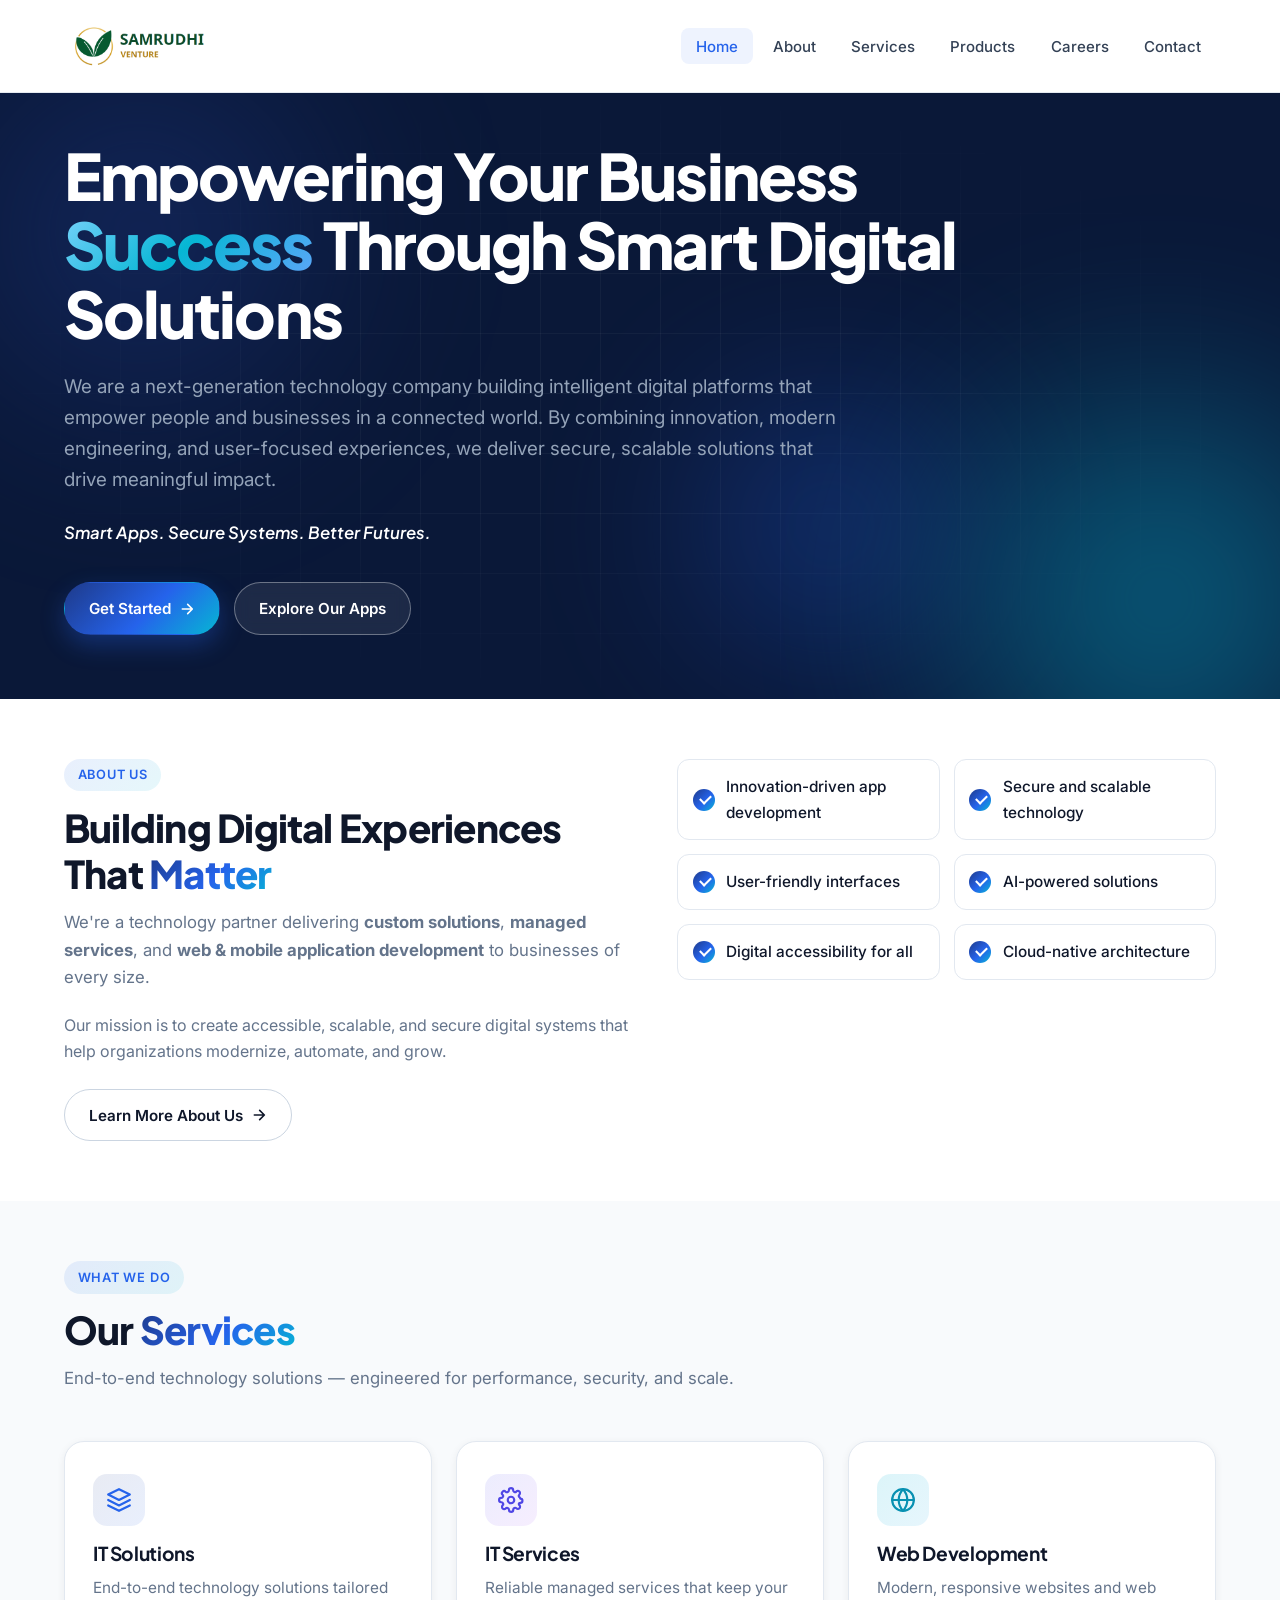
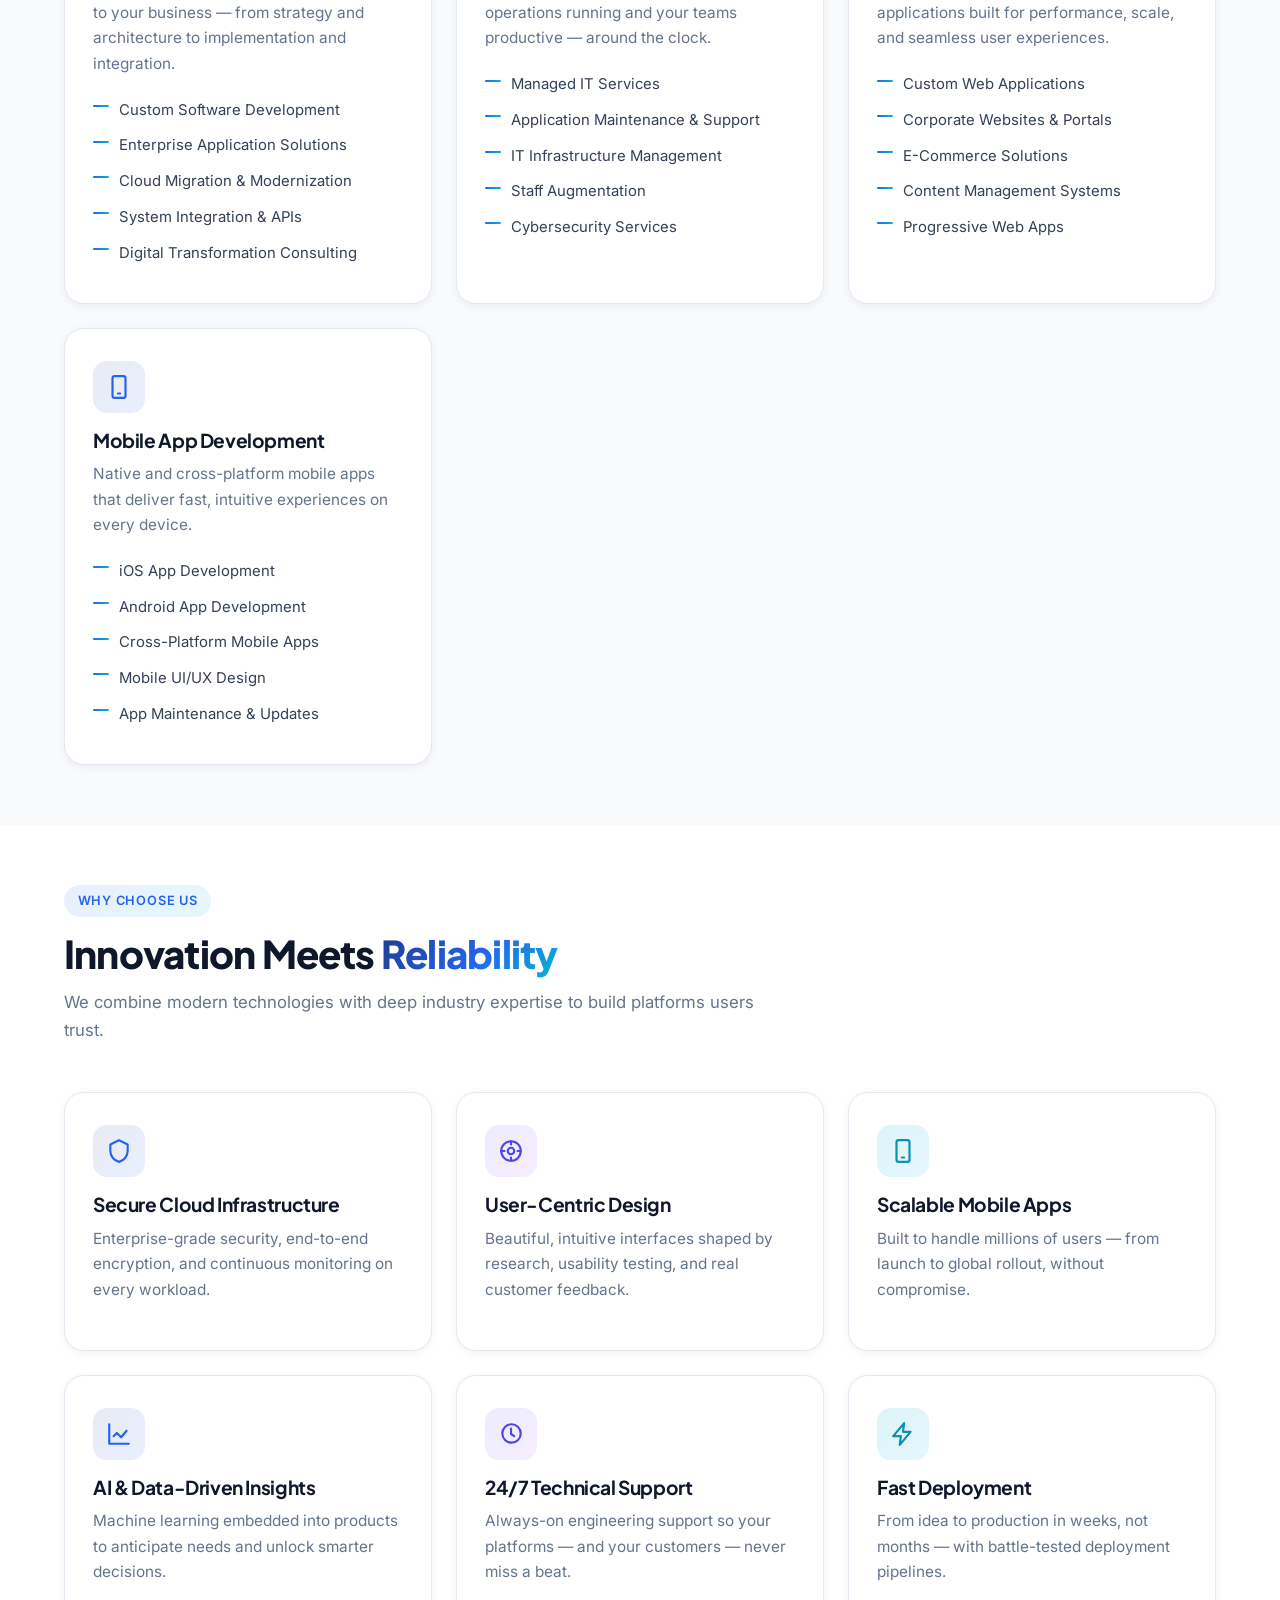
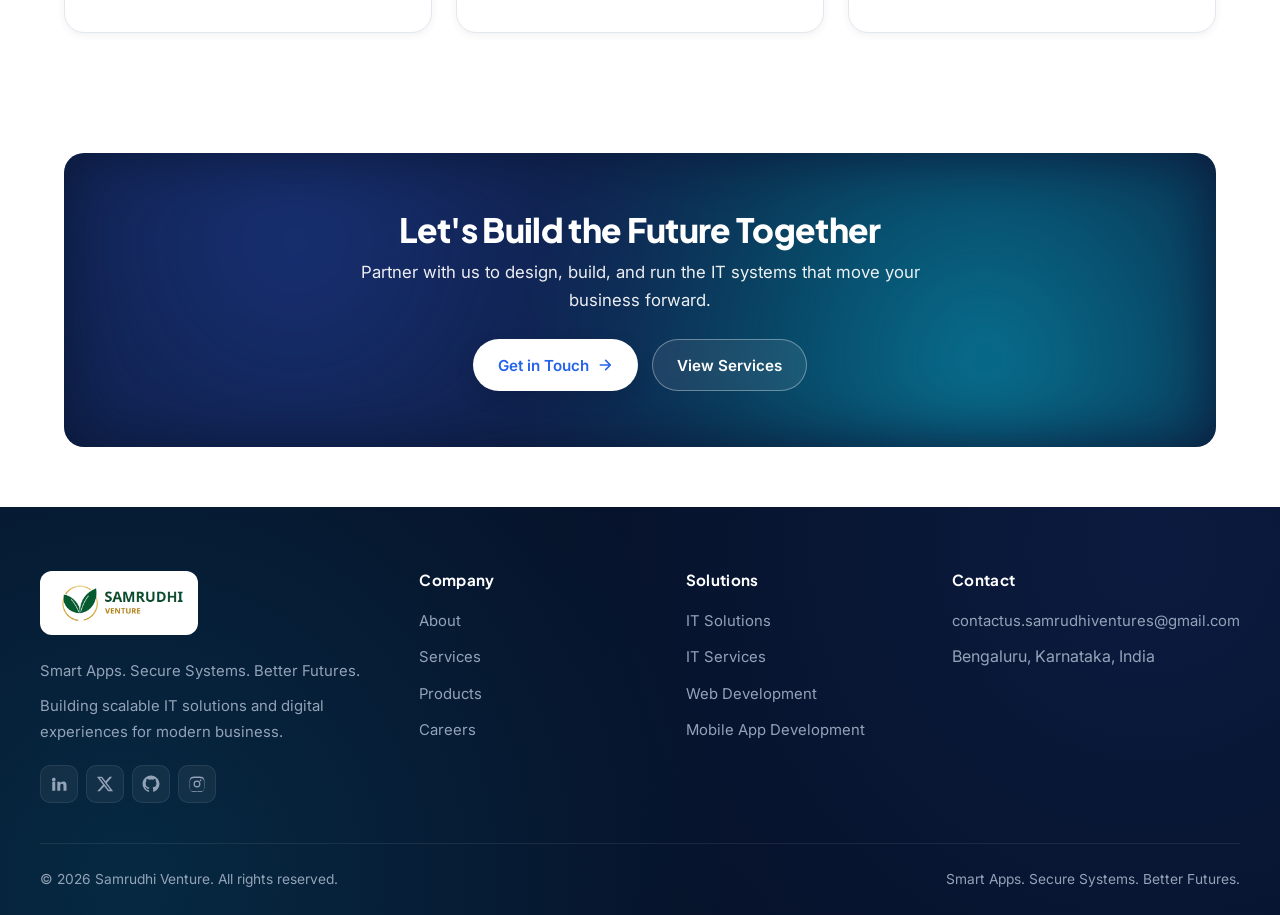
<file: index.html>
<!DOCTYPE html>
<html lang="en">
<head>
  <meta charset="UTF-8" />
  <meta name="viewport" content="width=device-width, initial-scale=1.0" />
  <title>Samrudhi Venture — Empowering Your Business Success</title>
  <meta name="description" content="Samrudhi Venture — IT Solutions, IT Services, and custom web &amp; mobile app development partner for businesses of every size." />
  <link rel="preconnect" href="https://fonts.googleapis.com" />
  <link rel="preconnect" href="https://fonts.gstatic.com" crossorigin />
  <link rel="stylesheet" href="styles.css" />
  <link rel="icon" href="assets/favicon.ico" sizes="any" />
  <link rel="icon" type="image/png" sizes="16x16" href="assets/icon-16.png" />
  <link rel="icon" type="image/png" sizes="32x32" href="assets/icon-32.png" />
  <link rel="icon" type="image/svg+xml" href="assets/samrudhi-icon.svg" />
  <link rel="apple-touch-icon" href="assets/icon-256.png" />
</head>
<body>
  <header class="site-header">
    <nav class="nav">
      <a href="index.html" class="brand" aria-label="Samrudhi Venture home"><img src="assets/samrudhi-venture-logo.png" alt="Samrudhi Venture" class="brand-logo" height="60"></a>
      <button class="nav-toggle" aria-label="Toggle navigation" aria-expanded="false">
        <svg viewBox="0 0 24 24" fill="none" stroke="currentColor" stroke-width="2.2" stroke-linecap="round"><path d="M4 7h16M4 12h16M4 17h16"/></svg>
      </button>
      <ul class="nav-links">
        <li><a href="index.html" class="active">Home</a></li>
        <li><a href="about.html">About</a></li>
        <li><a href="services.html">Services</a></li>
        <li><a href="products.html">Products</a></li>
        <li><a href="careers.html">Careers</a></li>
        <li><a href="contact.html">Contact</a></li>
      </ul>
    </nav>
  </header>

  <main>
    <!-- ========== HERO ========== -->
    <section class="hero">
      <div class="hero-grid" aria-hidden="true"></div>
      <span class="hero-blob-3" aria-hidden="true"></span>
      <div class="container">
        <h1 class="reveal">Empowering Your Business <span class="grad">Success</span> Through Smart Digital Solutions</h1>
        <p class="lead reveal delay-2">We are a next-generation technology company building intelligent digital platforms that empower people and businesses in a connected world. By combining innovation, modern engineering, and user-focused experiences, we deliver secure, scalable solutions that drive meaningful impact.</p>
        <p class="tagline reveal delay-3">Smart Apps. Secure Systems. Better Futures.</p>
        <div class="btn-row reveal delay-3">
          <a href="contact.html" class="btn btn-primary">Get Started
            <svg viewBox="0 0 24 24" fill="none" stroke="currentColor" stroke-width="2.4" stroke-linecap="round" stroke-linejoin="round"><path d="M5 12h14M13 5l7 7-7 7"/></svg>
          </a>
          <a href="products.html" class="btn btn-ghost-light">Explore Our Apps</a>
        </div>
      </div>
    </section>

    <!-- ========== ABOUT PREVIEW ========== -->
    <section class="section-tight">
      <div class="container">
        <div class="two-col">
          <div class="reveal">
            <span class="section-tag">About Us</span>
            <h2 class="section-title">Building Digital Experiences That <span class="grad">Matter</span></h2>
            <p class="section-subtitle" style="margin-bottom:1.25rem;">We're a technology partner delivering <strong>custom solutions</strong>, <strong>managed services</strong>, and <strong>web &amp; mobile application development</strong> to businesses of every size.</p>
            <p style="color:var(--muted);margin-bottom:1.5rem;">Our mission is to create accessible, scalable, and secure digital systems that help organizations modernize, automate, and grow.</p>
            <div class="btn-row">
              <a href="about.html" class="btn btn-outline">Learn More About Us
                <svg viewBox="0 0 24 24" fill="none" stroke="currentColor" stroke-width="2.4" stroke-linecap="round" stroke-linejoin="round"><path d="M5 12h14M13 5l7 7-7 7"/></svg>
              </a>
            </div>
          </div>
          <ul class="feature-list reveal delay-1">
            <li>Innovation-driven app development</li>
            <li>Secure and scalable technology</li>
            <li>User-friendly interfaces</li>
            <li>AI-powered solutions</li>
            <li>Digital accessibility for all</li>
            <li>Cloud-native architecture</li>
          </ul>
        </div>
      </div>
    </section>

    <!-- ========== SERVICES ========== -->
    <section class="section-soft section-tight">
      <div class="container">
        <div class="section-head reveal">
          <span class="section-tag">What We Do</span>
          <h2 class="section-title">Our <span class="grad">Services</span></h2>
          <p class="section-subtitle">End-to-end technology solutions — engineered for performance, security, and scale.</p>
        </div>
        <div class="grid-2">
          <div class="card reveal">
            <div class="card-icon">
              <svg viewBox="0 0 24 24" fill="none" stroke="currentColor" stroke-width="2" stroke-linecap="round" stroke-linejoin="round"><path d="M12 2L2 7l10 5 10-5-10-5z"/><path d="M2 17l10 5 10-5M2 12l10 5 10-5"/></svg>
            </div>
            <h3>IT Solutions</h3>
            <p>End-to-end technology solutions tailored to your business — from strategy and architecture to implementation and integration.</p>
            <ul>
              <li>Custom Software Development</li>
              <li>Enterprise Application Solutions</li>
              <li>Cloud Migration &amp; Modernization</li>
              <li>System Integration &amp; APIs</li>
              <li>Digital Transformation Consulting</li>
            </ul>
          </div>
          <div class="card warm reveal delay-1">
            <div class="card-icon">
              <svg viewBox="0 0 24 24" fill="none" stroke="currentColor" stroke-width="2" stroke-linecap="round" stroke-linejoin="round"><circle cx="12" cy="12" r="3"/><path d="M19.4 15a1.65 1.65 0 0 0 .33 1.82l.06.06a2 2 0 1 1-2.83 2.83l-.06-.06a1.65 1.65 0 0 0-1.82-.33 1.65 1.65 0 0 0-1 1.51V21a2 2 0 1 1-4 0v-.09A1.65 1.65 0 0 0 9 19.4a1.65 1.65 0 0 0-1.82.33l-.06.06a2 2 0 1 1-2.83-2.83l.06-.06a1.65 1.65 0 0 0 .33-1.82 1.65 1.65 0 0 0-1.51-1H3a2 2 0 1 1 0-4h.09A1.65 1.65 0 0 0 4.6 9a1.65 1.65 0 0 0-.33-1.82l-.06-.06a2 2 0 1 1 2.83-2.83l.06.06a1.65 1.65 0 0 0 1.82.33H9a1.65 1.65 0 0 0 1-1.51V3a2 2 0 1 1 4 0v.09a1.65 1.65 0 0 0 1 1.51 1.65 1.65 0 0 0 1.82-.33l.06-.06a2 2 0 1 1 2.83 2.83l-.06.06a1.65 1.65 0 0 0-.33 1.82V9c.36.16.65.41.85.71.2.3.31.65.31 1h.09a2 2 0 1 1 0 4H21a1.65 1.65 0 0 0-1.51 1z"/></svg>
            </div>
            <h3>IT Services</h3>
            <p>Reliable managed services that keep your operations running and your teams productive — around the clock.</p>
            <ul>
              <li>Managed IT Services</li>
              <li>Application Maintenance &amp; Support</li>
              <li>IT Infrastructure Management</li>
              <li>Staff Augmentation</li>
              <li>Cybersecurity Services</li>
            </ul>
          </div>
          <div class="card cool reveal delay-2">
            <div class="card-icon">
              <svg viewBox="0 0 24 24" fill="none" stroke="currentColor" stroke-width="2" stroke-linecap="round" stroke-linejoin="round"><circle cx="12" cy="12" r="10"/><line x1="2" y1="12" x2="22" y2="12"/><path d="M12 2a15.3 15.3 0 0 1 4 10 15.3 15.3 0 0 1-4 10 15.3 15.3 0 0 1-4-10 15.3 15.3 0 0 1 4-10z"/></svg>
            </div>
            <h3>Web Development</h3>
            <p>Modern, responsive websites and web applications built for performance, scale, and seamless user experiences.</p>
            <ul>
              <li>Custom Web Applications</li>
              <li>Corporate Websites &amp; Portals</li>
              <li>E-Commerce Solutions</li>
              <li>Content Management Systems</li>
              <li>Progressive Web Apps</li>
            </ul>
          </div>
          <div class="card reveal delay-3">
            <div class="card-icon">
              <svg viewBox="0 0 24 24" fill="none" stroke="currentColor" stroke-width="2" stroke-linecap="round" stroke-linejoin="round"><rect x="6" y="2" width="12" height="20" rx="2"/><path d="M11 18h2"/></svg>
            </div>
            <h3>Mobile App Development</h3>
            <p>Native and cross-platform mobile apps that deliver fast, intuitive experiences on every device.</p>
            <ul>
              <li>iOS App Development</li>
              <li>Android App Development</li>
              <li>Cross-Platform Mobile Apps</li>
              <li>Mobile UI/UX Design</li>
              <li>App Maintenance &amp; Updates</li>
            </ul>
          </div>
        </div>
      </div>
    </section>

    <!-- ========== WHY CHOOSE US ========== -->
    <section class="section-tight">
      <div class="container">
        <div class="section-head reveal">
          <span class="section-tag">Why Choose Us</span>
          <h2 class="section-title">Innovation Meets <span class="grad">Reliability</span></h2>
          <p class="section-subtitle">We combine modern technologies with deep industry expertise to build platforms users trust.</p>
        </div>
        <div class="grid">
          <div class="card reveal">
            <div class="card-icon">
              <svg viewBox="0 0 24 24" fill="none" stroke="currentColor" stroke-width="2" stroke-linecap="round" stroke-linejoin="round"><path d="M12 2l8 4v6c0 5-3.5 9-8 10-4.5-1-8-5-8-10V6l8-4z"/></svg>
            </div>
            <h3>Secure Cloud Infrastructure</h3>
            <p>Enterprise-grade security, end-to-end encryption, and continuous monitoring on every workload.</p>
          </div>
          <div class="card warm reveal delay-1">
            <div class="card-icon">
              <svg viewBox="0 0 24 24" fill="none" stroke="currentColor" stroke-width="2" stroke-linecap="round" stroke-linejoin="round"><circle cx="12" cy="12" r="3"/><circle cx="12" cy="12" r="9"/><path d="M12 3v3M12 18v3M3 12h3M18 12h3"/></svg>
            </div>
            <h3>User-Centric Design</h3>
            <p>Beautiful, intuitive interfaces shaped by research, usability testing, and real customer feedback.</p>
          </div>
          <div class="card cool reveal delay-2">
            <div class="card-icon">
              <svg viewBox="0 0 24 24" fill="none" stroke="currentColor" stroke-width="2" stroke-linecap="round" stroke-linejoin="round"><rect x="6" y="2" width="12" height="20" rx="2"/><path d="M11 18h2"/></svg>
            </div>
            <h3>Scalable Mobile Apps</h3>
            <p>Built to handle millions of users — from launch to global rollout, without compromise.</p>
          </div>
          <div class="card reveal delay-3">
            <div class="card-icon">
              <svg viewBox="0 0 24 24" fill="none" stroke="currentColor" stroke-width="2" stroke-linecap="round" stroke-linejoin="round"><path d="M3 3v18h18"/><path d="M7 14l3-3 4 4 5-6"/></svg>
            </div>
            <h3>AI &amp; Data-Driven Insights</h3>
            <p>Machine learning embedded into products to anticipate needs and unlock smarter decisions.</p>
          </div>
          <div class="card warm reveal delay-1">
            <div class="card-icon">
              <svg viewBox="0 0 24 24" fill="none" stroke="currentColor" stroke-width="2" stroke-linecap="round" stroke-linejoin="round"><path d="M21 11.5a8.38 8.38 0 0 1-8.5 8.5A8.5 8.5 0 0 1 4 11.5 8.38 8.38 0 0 1 12.5 3a8.5 8.5 0 0 1 8.5 8.5z"/><path d="M12 7v5l3 2"/></svg>
            </div>
            <h3>24/7 Technical Support</h3>
            <p>Always-on engineering support so your platforms — and your customers — never miss a beat.</p>
          </div>
          <div class="card cool reveal delay-2">
            <div class="card-icon">
              <svg viewBox="0 0 24 24" fill="none" stroke="currentColor" stroke-width="2" stroke-linecap="round" stroke-linejoin="round"><path d="M13 2L3 14h7l-1 8 10-12h-7l1-8z"/></svg>
            </div>
            <h3>Fast Deployment</h3>
            <p>From idea to production in weeks, not months — with battle-tested deployment pipelines.</p>
          </div>
        </div>
      </div>
    </section>

    <!-- ========== CALLOUT ========== -->
    <section class="section-tight">
      <div class="container">
        <div class="callout reveal">
          <h2>Let's Build the Future Together</h2>
          <p>Partner with us to design, build, and run the IT systems that move your business forward.</p>
          <div class="btn-row" style="justify-content:center;">
            <a href="contact.html" class="btn btn-light">Get in Touch
              <svg viewBox="0 0 24 24" fill="none" stroke="currentColor" stroke-width="2.4" stroke-linecap="round" stroke-linejoin="round"><path d="M5 12h14M13 5l7 7-7 7"/></svg>
            </a>
            <a href="services.html" class="btn btn-ghost-light">View Services</a>
          </div>
        </div>
      </div>
    </section>
  </main>

  <footer class="site-footer">
    <div class="footer-grid">
      <div>
        <a href="index.html" class="brand" aria-label="Samrudhi Venture home"><img src="assets/samrudhi-venture-logo.png" alt="Samrudhi Venture" class="brand-logo brand-logo-footer" height="64"></a>
        <p style="margin-top:0.5rem;">Smart Apps. Secure Systems. Better Futures.</p>
        <p>Building scalable IT solutions and digital experiences for modern business.</p>
        <div class="socials" aria-label="Social links">
          <a href="#" aria-label="LinkedIn"><svg viewBox="0 0 24 24" fill="currentColor"><path d="M4.98 3.5a2.5 2.5 0 1 1 .02 5 2.5 2.5 0 0 1-.02-5zM3 9h4v12H3V9zm7 0h3.8v1.7h.06c.53-1 1.84-2.06 3.78-2.06C21.4 8.64 22 11 22 14.2V21h-4v-6.04c0-1.44-.03-3.3-2-3.3-2 0-2.3 1.56-2.3 3.2V21h-4V9z"/></svg></a>
          <a href="#" aria-label="Twitter"><svg viewBox="0 0 24 24" fill="currentColor"><path d="M18.244 2.25h3.308l-7.227 8.26 8.502 11.24H16.17l-5.214-6.817L4.99 21.75H1.68l7.73-8.835L1.254 2.25H8.08l4.713 6.231zm-1.161 17.52h1.833L7.084 4.126H5.117L17.083 19.77z"/></svg></a>
          <a href="#" aria-label="GitHub"><svg viewBox="0 0 24 24" fill="currentColor"><path d="M12 .5C5.73.5.78 5.45.78 11.73c0 4.96 3.22 9.16 7.69 10.65.56.1.77-.24.77-.54v-1.9c-3.13.68-3.79-1.5-3.79-1.5-.51-1.3-1.25-1.64-1.25-1.64-1.02-.7.08-.69.08-.69 1.13.08 1.72 1.16 1.72 1.16 1 1.72 2.63 1.22 3.27.93.1-.73.39-1.22.71-1.5-2.5-.28-5.13-1.25-5.13-5.55 0-1.23.44-2.23 1.16-3.01-.12-.28-.5-1.42.11-2.97 0 0 .95-.3 3.1 1.15a10.8 10.8 0 0 1 5.65 0c2.15-1.45 3.1-1.15 3.1-1.15.61 1.55.23 2.69.11 2.97.72.78 1.16 1.78 1.16 3.01 0 4.31-2.63 5.27-5.14 5.54.4.35.76 1.04.76 2.1v3.11c0 .3.2.65.78.54 4.46-1.5 7.68-5.7 7.68-10.65C23.22 5.45 18.27.5 12 .5z"/></svg></a>
          <a href="#" aria-label="Instagram"><svg viewBox="0 0 24 24" fill="currentColor"><path d="M12 2.16c3.2 0 3.58.01 4.85.07 1.17.05 1.8.25 2.23.41.56.22.96.48 1.38.9.42.42.68.82.9 1.38.16.42.36 1.06.41 2.23.06 1.27.07 1.65.07 4.85s-.01 3.58-.07 4.85c-.05 1.17-.25 1.8-.41 2.23-.22.56-.48.96-.9 1.38a3.7 3.7 0 0 1-1.38.9c-.42.16-1.06.36-2.23.41-1.27.06-1.65.07-4.85.07s-3.58-.01-4.85-.07c-1.17-.05-1.8-.25-2.23-.41a3.7 3.7 0 0 1-1.38-.9 3.7 3.7 0 0 1-.9-1.38c-.16-.42-.36-1.06-.41-2.23-.06-1.27-.07-1.65-.07-4.85s.01-3.58.07-4.85c.05-1.17.25-1.8.41-2.23.22-.56.48-.96.9-1.38.42-.42.82-.68 1.38-.9.42-.16 1.06-.36 2.23-.41C8.42 2.17 8.8 2.16 12 2.16zm0 1.94c-3.14 0-3.51.01-4.74.07-1.07.05-1.65.23-2.04.38-.51.2-.88.44-1.27.83-.39.39-.63.76-.83 1.27-.15.39-.33.97-.38 2.04-.06 1.23-.07 1.6-.07 4.74s.01 3.51.07 4.74c.05 1.07.23 1.65.38 2.04.2.51.44.88.83 1.27.39.39.76.63 1.27.83.39.15.97.33 2.04.38 1.23.06 1.6.07 4.74.07s3.51-.01 4.74-.07c1.07-.05 1.65-.23 2.04-.38.51-.2.88-.44 1.27-.83.39-.39.63-.76.83-1.27.15-.39.33-.97.38-2.04.06-1.23.07-1.6.07-4.74s-.01-3.51-.07-4.74c-.05-1.07-.23-1.65-.38-2.04a3.4 3.4 0 0 0-.83-1.27 3.4 3.4 0 0 0-1.27-.83c-.39-.15-.97-.33-2.04-.38-1.23-.06-1.6-.07-4.74-.07zm0 3.3a4.6 4.6 0 1 1 0 9.2 4.6 4.6 0 0 1 0-9.2zm0 7.6a3 3 0 1 0 0-6 3 3 0 0 0 0 6zm5.85-7.78a1.08 1.08 0 1 1-2.16 0 1.08 1.08 0 0 1 2.16 0z"/></svg></a>
        </div>
      </div>
      <div>
        <h4>Company</h4>
        <ul>
          <li><a href="about.html">About</a></li>
          <li><a href="services.html">Services</a></li>
          <li><a href="products.html">Products</a></li>
          <li><a href="careers.html">Careers</a></li>
        </ul>
      </div>
      <div>
        <h4>Solutions</h4>
        <ul>
          <li><a href="services.html">IT Solutions</a></li>
          <li><a href="services.html">IT Services</a></li>
          <li><a href="services.html">Web Development</a></li>
          <li><a href="services.html">Mobile App Development</a></li>
        </ul>
      </div>
      <div>
        <h4>Contact</h4>
        <ul>
          <li><a href="mailto:contactus.samrudhiventures@gmail.com">contactus.samrudhiventures@gmail.com</a></li>
          <li>Bengaluru, Karnataka, India</li>
        </ul>
      </div>
    </div>
    <div class="footer-bottom">
      <div>&copy; 2026 Samrudhi Venture. All rights reserved.</div>
      <div>Smart Apps. Secure Systems. Better Futures.</div>
    </div>
  </footer>

  <script src="script.js"></script>
</body>
</html>
</file>
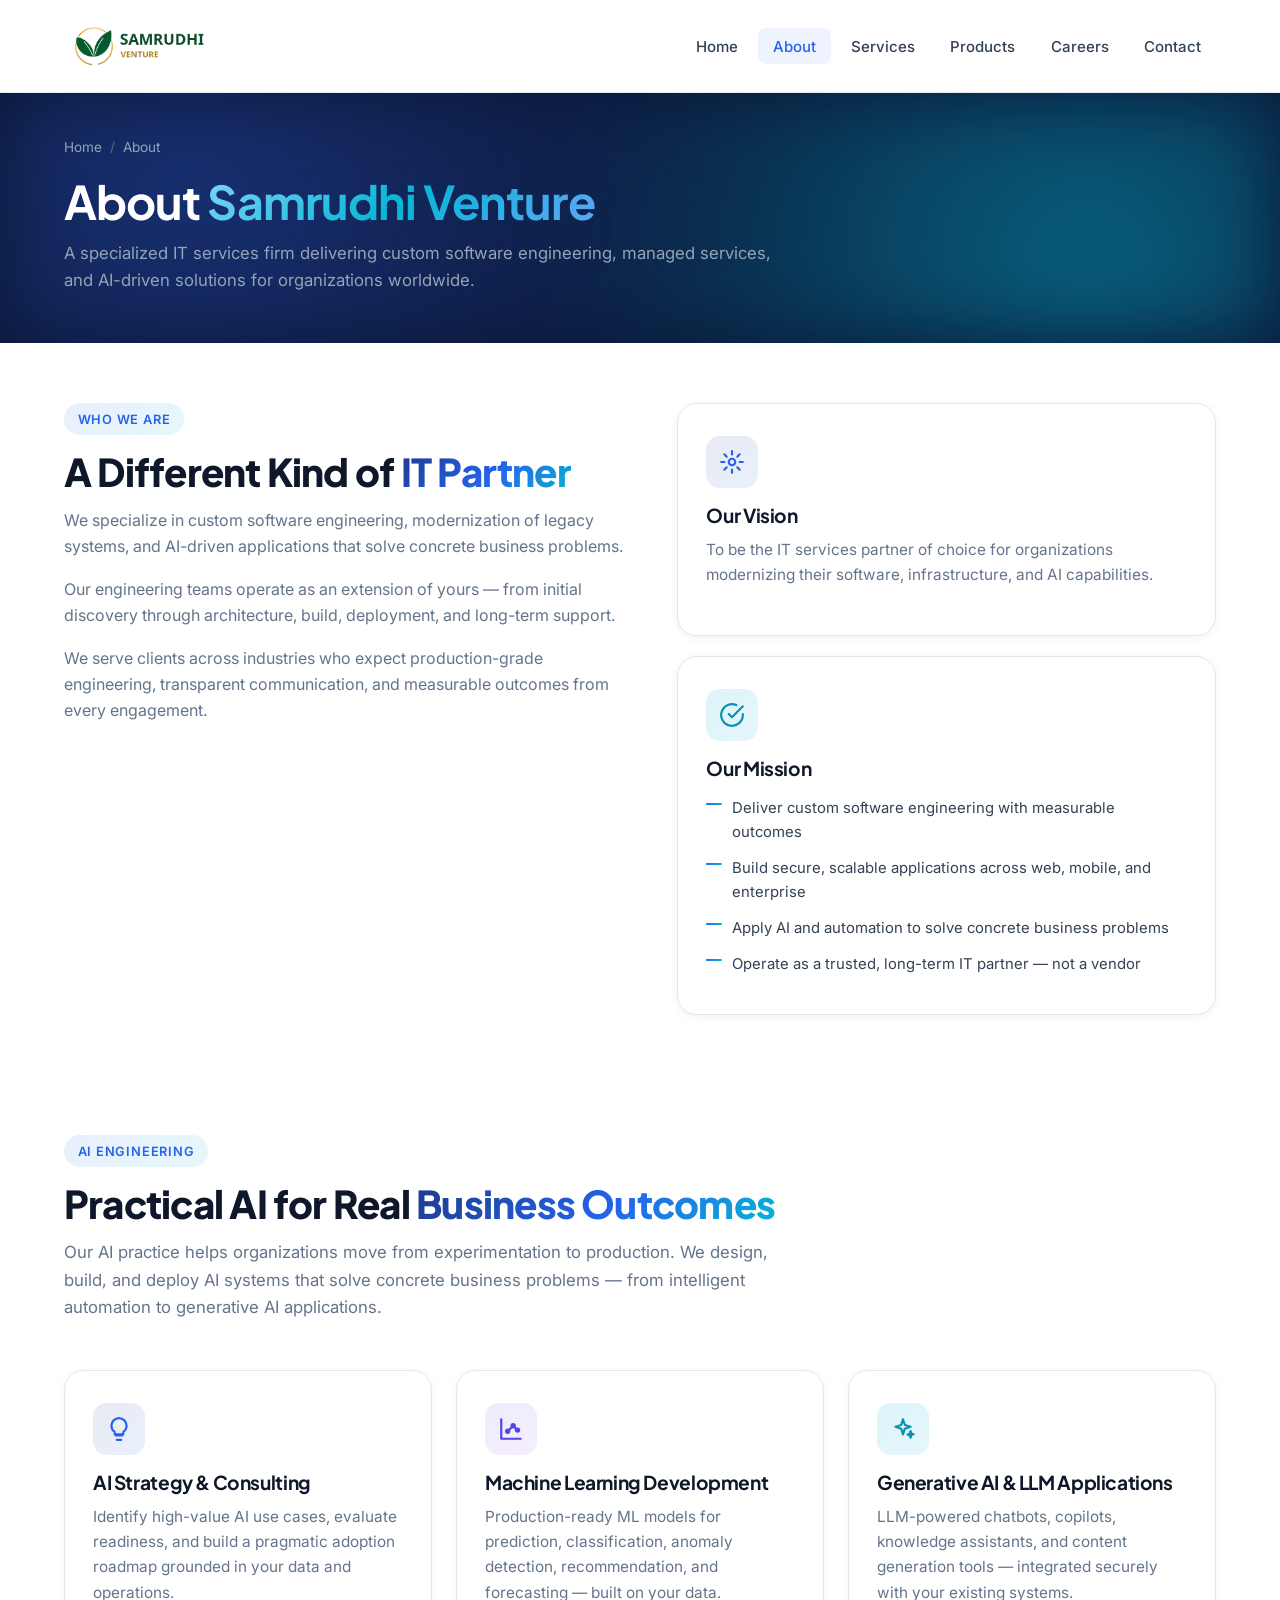
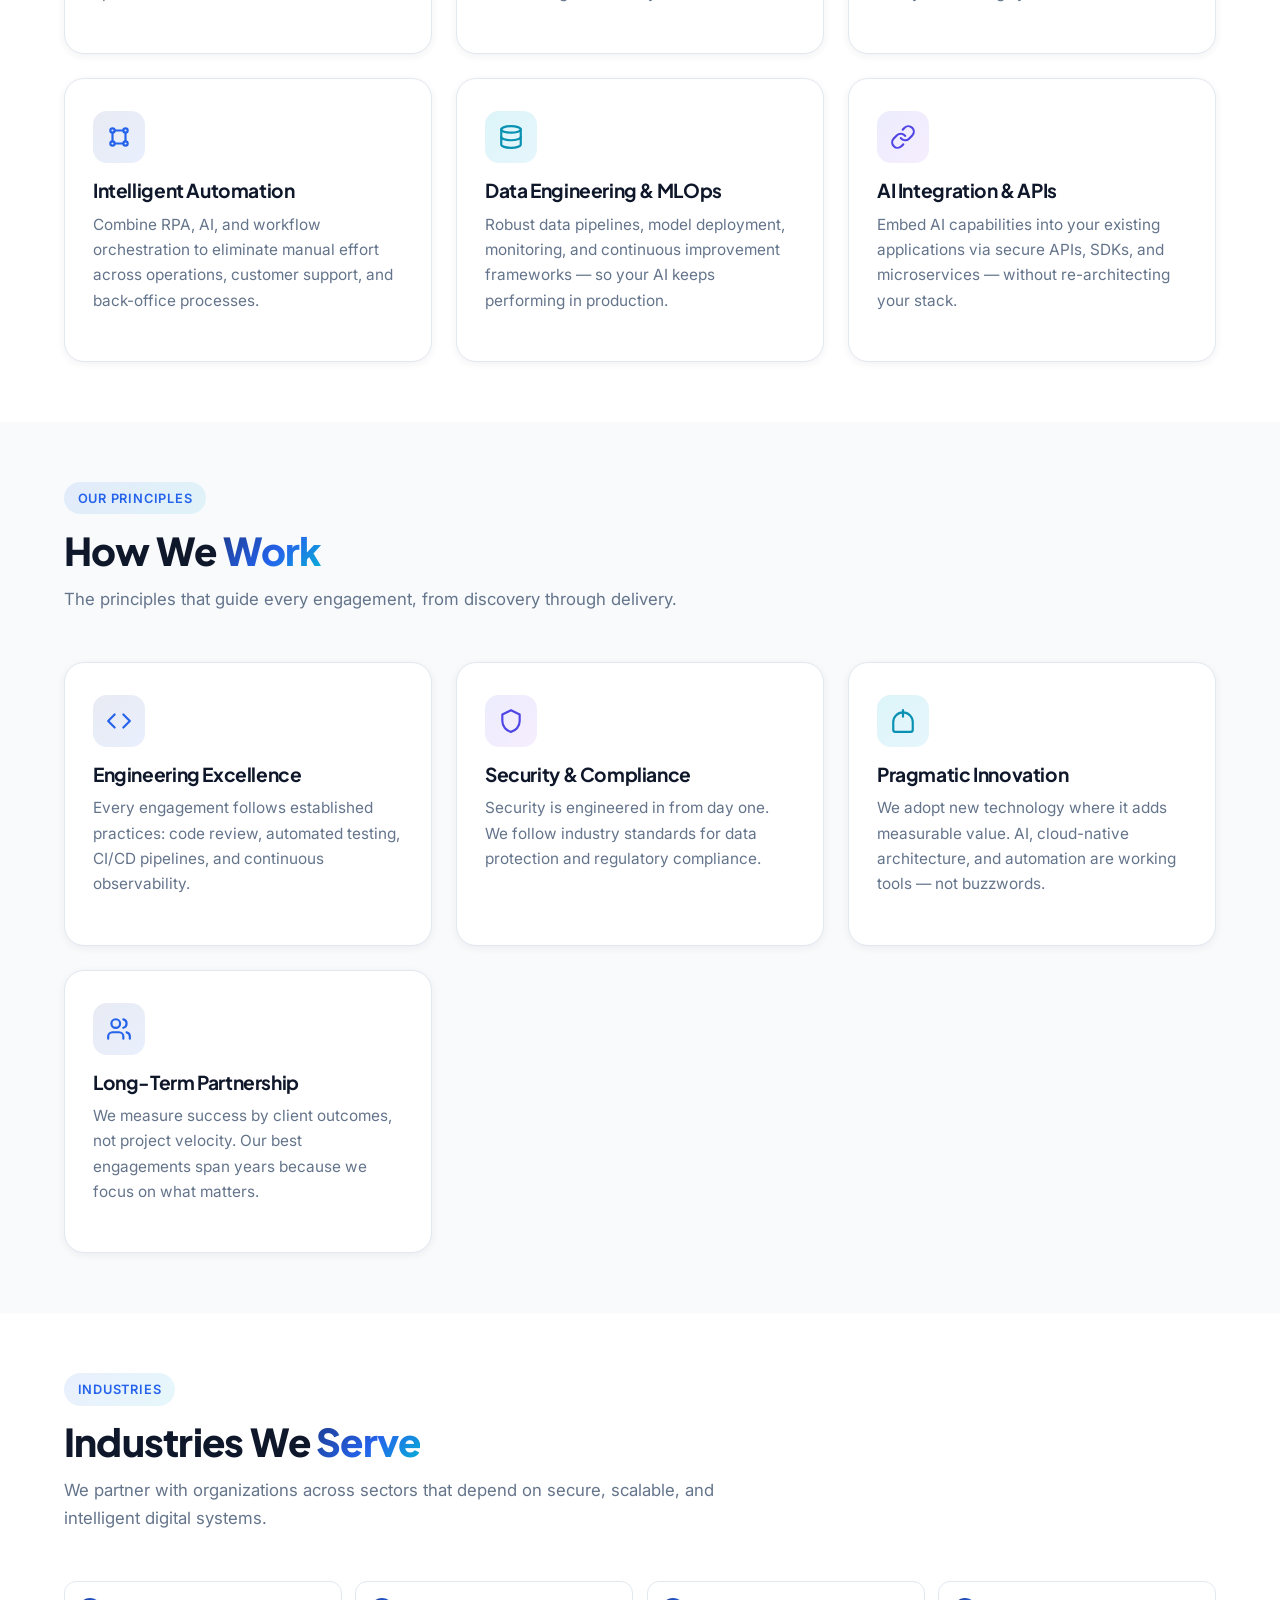
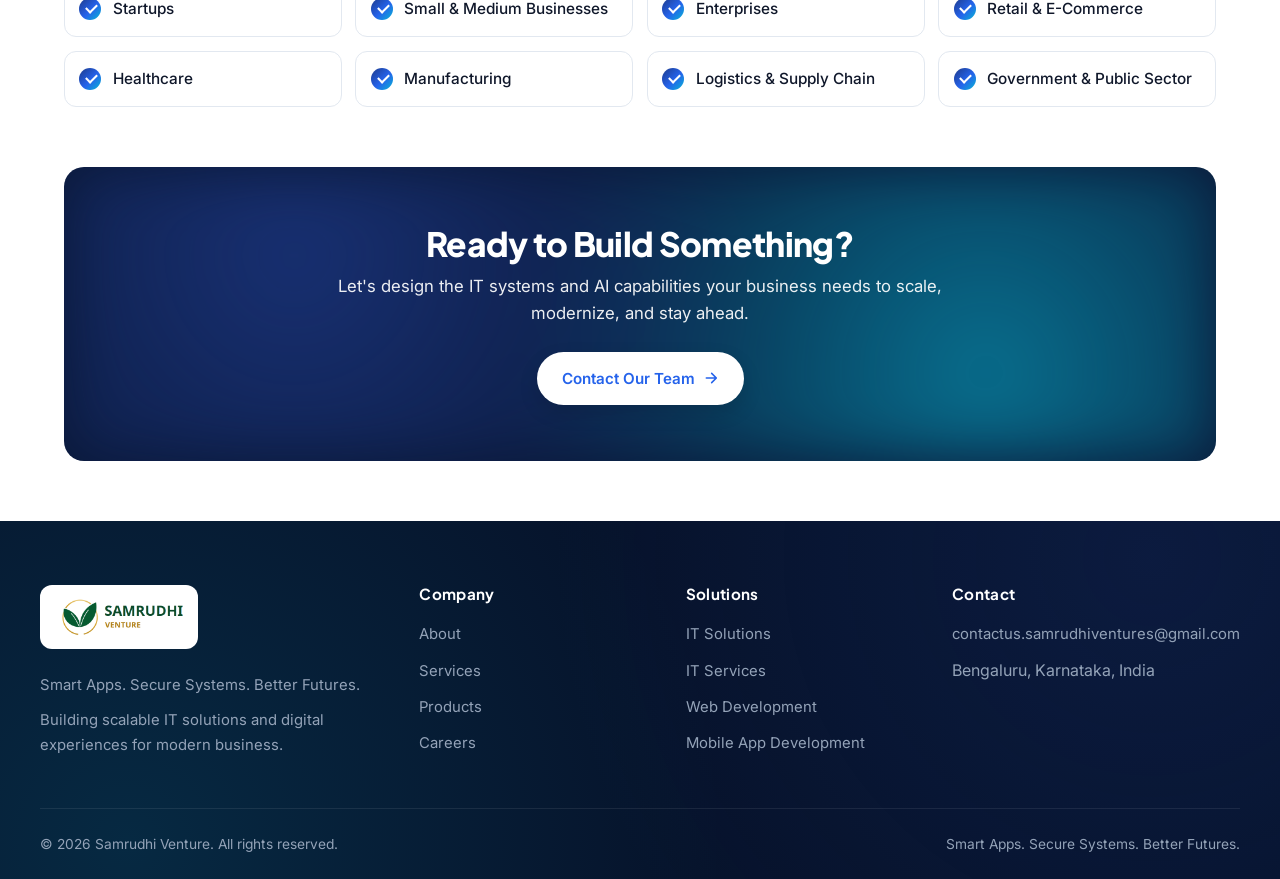
<file: about.html>
<!DOCTYPE html>
<html lang="en">
<head>
  <meta charset="UTF-8" />
  <meta name="viewport" content="width=device-width, initial-scale=1.0" />
  <title>About — Samrudhi Venture</title>
  <meta name="description" content="A technology-driven IT services company delivering custom solutions, managed services, and web &amp; mobile app development to businesses of every size." />
  <link rel="preconnect" href="https://fonts.googleapis.com" />
  <link rel="preconnect" href="https://fonts.gstatic.com" crossorigin />
  <link rel="stylesheet" href="styles.css" />
  <link rel="icon" href="assets/favicon.ico" sizes="any" />
  <link rel="icon" type="image/png" sizes="16x16" href="assets/icon-16.png" />
  <link rel="icon" type="image/png" sizes="32x32" href="assets/icon-32.png" />
  <link rel="icon" type="image/svg+xml" href="assets/samrudhi-icon.svg" />
  <link rel="apple-touch-icon" href="assets/icon-256.png" />
</head>
<body>
  <header class="site-header">
    <nav class="nav">
      <a href="index.html" class="brand" aria-label="Samrudhi Venture home"><img src="assets/samrudhi-venture-logo.png" alt="Samrudhi Venture" class="brand-logo" height="60"></a>
      <button class="nav-toggle" aria-label="Toggle navigation" aria-expanded="false">
        <svg viewBox="0 0 24 24" fill="none" stroke="currentColor" stroke-width="2.2" stroke-linecap="round"><path d="M4 7h16M4 12h16M4 17h16"/></svg>
      </button>
      <ul class="nav-links">
        <li><a href="index.html">Home</a></li>
        <li><a href="about.html" class="active">About</a></li>
        <li><a href="services.html">Services</a></li>
        <li><a href="products.html">Products</a></li>
        <li><a href="careers.html">Careers</a></li>
        <li><a href="contact.html">Contact</a></li>
      </ul>
    </nav>
  </header>

  <main>
    <section class="page-hero">
      <div class="container">
        <div class="crumbs"><a href="index.html">Home</a><span class="sep">/</span><span>About</span></div>
        <h1>About <span class="grad">Samrudhi Venture</span></h1>
        <p>A specialized IT services firm delivering custom software engineering, managed services, and AI-driven solutions for organizations worldwide.</p>
      </div>
    </section>

    <section class="section-tight">
      <div class="container">
        <div class="two-col">
          <div class="reveal">
            <span class="section-tag">Who We Are</span>
            <h2 class="section-title">A Different Kind of <span class="grad">IT Partner</span></h2>
            <p style="color:var(--muted);margin-bottom:1rem;">We specialize in custom software engineering, modernization of legacy systems, and AI-driven applications that solve concrete business problems.</p>
            <p style="color:var(--muted);margin-bottom:1rem;">Our engineering teams operate as an extension of yours — from initial discovery through architecture, build, deployment, and long-term support.</p>
            <p style="color:var(--muted);">We serve clients across industries who expect production-grade engineering, transparent communication, and measurable outcomes from every engagement.</p>
          </div>
          <div>
            <div class="card reveal delay-1">
              <div class="card-icon">
                <svg viewBox="0 0 24 24" fill="none" stroke="currentColor" stroke-width="2" stroke-linecap="round" stroke-linejoin="round"><circle cx="12" cy="12" r="3"/><path d="M12 2v3M12 19v3M4.93 4.93l2.12 2.12M16.95 16.95l2.12 2.12M2 12h3M19 12h3M4.93 19.07l2.12-2.12M16.95 7.05l2.12-2.12"/></svg>
              </div>
              <h3>Our Vision</h3>
              <p>To be the IT services partner of choice for organizations modernizing their software, infrastructure, and AI capabilities.</p>
            </div>
            <div class="card cool reveal delay-2" style="margin-top:1.25rem;">
              <div class="card-icon">
                <svg viewBox="0 0 24 24" fill="none" stroke="currentColor" stroke-width="2" stroke-linecap="round" stroke-linejoin="round"><path d="M22 11.08V12a10 10 0 1 1-5.93-9.14"/><path d="M22 4L12 14.01l-3-3"/></svg>
              </div>
              <h3>Our Mission</h3>
              <ul>
                <li>Deliver custom software engineering with measurable outcomes</li>
                <li>Build secure, scalable applications across web, mobile, and enterprise</li>
                <li>Apply AI and automation to solve concrete business problems</li>
                <li>Operate as a trusted, long-term IT partner — not a vendor</li>
              </ul>
            </div>
          </div>
        </div>
      </div>
    </section>

    <!-- AI Engineering -->
    <section class="section-tight">
      <div class="container">
        <div class="section-head reveal">
          <span class="section-tag">AI Engineering</span>
          <h2 class="section-title">Practical AI for Real <span class="grad">Business Outcomes</span></h2>
          <p class="section-subtitle">Our AI practice helps organizations move from experimentation to production. We design, build, and deploy AI systems that solve concrete business problems — from intelligent automation to generative AI applications.</p>
        </div>
        <div class="grid">
          <div class="card reveal">
            <div class="card-icon">
              <svg viewBox="0 0 24 24" fill="none" stroke="currentColor" stroke-width="2" stroke-linecap="round" stroke-linejoin="round"><path d="M9 18h6"/><path d="M10 22h4"/><path d="M12 2a7 7 0 0 0-7 7c0 2.4 1.2 4.5 3 5.7V17h8v-2.3c1.8-1.2 3-3.3 3-5.7a7 7 0 0 0-7-7z"/></svg>
            </div>
            <h3>AI Strategy &amp; Consulting</h3>
            <p>Identify high-value AI use cases, evaluate readiness, and build a pragmatic adoption roadmap grounded in your data and operations.</p>
          </div>
          <div class="card warm reveal delay-1">
            <div class="card-icon">
              <svg viewBox="0 0 24 24" fill="none" stroke="currentColor" stroke-width="2" stroke-linecap="round" stroke-linejoin="round"><path d="M3 3v18h18"/><circle cx="9" cy="14" r="1.5"/><circle cx="14" cy="9" r="1.5"/><circle cx="18" cy="13" r="1.5"/><path d="M9 14l5-5 4 4"/></svg>
            </div>
            <h3>Machine Learning Development</h3>
            <p>Production-ready ML models for prediction, classification, anomaly detection, recommendation, and forecasting — built on your data.</p>
          </div>
          <div class="card cool reveal delay-2">
            <div class="card-icon">
              <svg viewBox="0 0 24 24" fill="none" stroke="currentColor" stroke-width="2" stroke-linecap="round" stroke-linejoin="round"><path d="M12 3l1.7 5.3L19 10l-5.3 1.7L12 17l-1.7-5.3L5 10l5.3-1.7z"/><path d="M19 14l.7 2.1 2.1.7-2.1.7L19 20l-.7-2.1-2.1-.7 2.1-.7z"/></svg>
            </div>
            <h3>Generative AI &amp; LLM Applications</h3>
            <p>LLM-powered chatbots, copilots, knowledge assistants, and content generation tools — integrated securely with your existing systems.</p>
          </div>
          <div class="card reveal delay-3">
            <div class="card-icon">
              <svg viewBox="0 0 24 24" fill="none" stroke="currentColor" stroke-width="2" stroke-linecap="round" stroke-linejoin="round"><circle cx="6" cy="6" r="2"/><circle cx="18" cy="6" r="2"/><circle cx="6" cy="18" r="2"/><circle cx="18" cy="18" r="2"/><path d="M8 6h8M6 8v8M18 8v8M8 18h8"/></svg>
            </div>
            <h3>Intelligent Automation</h3>
            <p>Combine RPA, AI, and workflow orchestration to eliminate manual effort across operations, customer support, and back-office processes.</p>
          </div>
          <div class="card cool reveal">
            <div class="card-icon">
              <svg viewBox="0 0 24 24" fill="none" stroke="currentColor" stroke-width="2" stroke-linecap="round" stroke-linejoin="round"><ellipse cx="12" cy="5" rx="9" ry="3"/><path d="M3 5v14a9 3 0 0 0 18 0V5"/><path d="M3 12a9 3 0 0 0 18 0"/></svg>
            </div>
            <h3>Data Engineering &amp; MLOps</h3>
            <p>Robust data pipelines, model deployment, monitoring, and continuous improvement frameworks — so your AI keeps performing in production.</p>
          </div>
          <div class="card warm reveal delay-1">
            <div class="card-icon">
              <svg viewBox="0 0 24 24" fill="none" stroke="currentColor" stroke-width="2" stroke-linecap="round" stroke-linejoin="round"><path d="M10 13a5 5 0 0 0 7.54.54l3-3a5 5 0 0 0-7.07-7.07l-1.72 1.71"/><path d="M14 11a5 5 0 0 0-7.54-.54l-3 3a5 5 0 0 0 7.07 7.07l1.71-1.71"/></svg>
            </div>
            <h3>AI Integration &amp; APIs</h3>
            <p>Embed AI capabilities into your existing applications via secure APIs, SDKs, and microservices — without re-architecting your stack.</p>
          </div>
        </div>
      </div>
    </section>

    <section class="section-soft section-tight">
      <div class="container">
        <div class="section-head reveal">
          <span class="section-tag">Our Principles</span>
          <h2 class="section-title">How We <span class="grad">Work</span></h2>
          <p class="section-subtitle">The principles that guide every engagement, from discovery through delivery.</p>
        </div>
        <div class="grid">
          <div class="card reveal">
            <div class="card-icon">
              <svg viewBox="0 0 24 24" fill="none" stroke="currentColor" stroke-width="2" stroke-linecap="round" stroke-linejoin="round"><polyline points="16 18 22 12 16 6"/><polyline points="8 6 2 12 8 18"/></svg>
            </div>
            <h3>Engineering Excellence</h3>
            <p>Every engagement follows established practices: code review, automated testing, CI/CD pipelines, and continuous observability.</p>
          </div>
          <div class="card warm reveal delay-1">
            <div class="card-icon">
              <svg viewBox="0 0 24 24" fill="none" stroke="currentColor" stroke-width="2" stroke-linecap="round" stroke-linejoin="round"><path d="M12 2l8 4v6c0 5-3.5 9-8 10-4.5-1-8-5-8-10V6l8-4z"/></svg>
            </div>
            <h3>Security &amp; Compliance</h3>
            <p>Security is engineered in from day one. We follow industry standards for data protection and regulatory compliance.</p>
          </div>
          <div class="card cool reveal delay-2">
            <div class="card-icon">
              <svg viewBox="0 0 24 24" fill="none" stroke="currentColor" stroke-width="2" stroke-linecap="round" stroke-linejoin="round"><path d="M12 2v6"/><path d="M5 22h14a2 2 0 0 0 2-2v-7a9 9 0 1 0-18 0v7a2 2 0 0 0 2 2z"/></svg>
            </div>
            <h3>Pragmatic Innovation</h3>
            <p>We adopt new technology where it adds measurable value. AI, cloud-native architecture, and automation are working tools — not buzzwords.</p>
          </div>
          <div class="card reveal delay-3">
            <div class="card-icon">
              <svg viewBox="0 0 24 24" fill="none" stroke="currentColor" stroke-width="2" stroke-linecap="round" stroke-linejoin="round"><path d="M16 21v-2a4 4 0 0 0-4-4H6a4 4 0 0 0-4 4v2"/><circle cx="9" cy="7" r="4"/><path d="M22 21v-2a4 4 0 0 0-3-3.87M16 3.13a4 4 0 0 1 0 7.75"/></svg>
            </div>
            <h3>Long-Term Partnership</h3>
            <p>We measure success by client outcomes, not project velocity. Our best engagements span years because we focus on what matters.</p>
          </div>
        </div>
      </div>
    </section>

    <section class="section-tight">
      <div class="container">
        <div class="section-head reveal">
          <span class="section-tag">Industries</span>
          <h2 class="section-title">Industries We <span class="grad">Serve</span></h2>
          <p class="section-subtitle">We partner with organizations across sectors that depend on secure, scalable, and intelligent digital systems.</p>
        </div>
        <ul class="feature-list reveal">
          <li>Startups</li>
          <li>Small &amp; Medium Businesses</li>
          <li>Enterprises</li>
          <li>Retail &amp; E-Commerce</li>
          <li>Healthcare</li>
          <li>Manufacturing</li>
          <li>Logistics &amp; Supply Chain</li>
          <li>Government &amp; Public Sector</li>
        </ul>
      </div>
    </section>

    <section class="section-tight" style="padding-top:0;">
      <div class="container">
        <div class="callout reveal">
          <h2>Ready to Build Something?</h2>
          <p>Let's design the IT systems and AI capabilities your business needs to scale, modernize, and stay ahead.</p>
          <div class="btn-row" style="justify-content:center;">
            <a href="contact.html" class="btn btn-light">Contact Our Team
              <svg viewBox="0 0 24 24" fill="none" stroke="currentColor" stroke-width="2.4" stroke-linecap="round" stroke-linejoin="round"><path d="M5 12h14M13 5l7 7-7 7"/></svg>
            </a>
          </div>
        </div>
      </div>
    </section>
  </main>

  <footer class="site-footer">
    <div class="footer-grid">
      <div>
        <a href="index.html" class="brand" aria-label="Samrudhi Venture home"><img src="assets/samrudhi-venture-logo.png" alt="Samrudhi Venture" class="brand-logo brand-logo-footer" height="64"></a>
        <p style="margin-top:0.5rem;">Smart Apps. Secure Systems. Better Futures.</p>
        <p>Building scalable IT solutions and digital experiences for modern business.</p>
      </div>
      <div>
        <h4>Company</h4>
        <ul>
          <li><a href="about.html">About</a></li>
          <li><a href="services.html">Services</a></li>
          <li><a href="products.html">Products</a></li>
          <li><a href="careers.html">Careers</a></li>
        </ul>
      </div>
      <div>
        <h4>Solutions</h4>
        <ul>
          <li><a href="services.html">IT Solutions</a></li>
          <li><a href="services.html">IT Services</a></li>
          <li><a href="services.html">Web Development</a></li>
          <li><a href="services.html">Mobile App Development</a></li>
        </ul>
      </div>
      <div>
        <h4>Contact</h4>
        <ul>
          <li><a href="mailto:contactus.samrudhiventures@gmail.com">contactus.samrudhiventures@gmail.com</a></li>
          <li>Bengaluru, Karnataka, India</li>
        </ul>
      </div>
    </div>
    <div class="footer-bottom">
      <div>&copy; 2026 Samrudhi Venture. All rights reserved.</div>
      <div>Smart Apps. Secure Systems. Better Futures.</div>
    </div>
  </footer>

  <script src="script.js"></script>
</body>
</html>
</file>
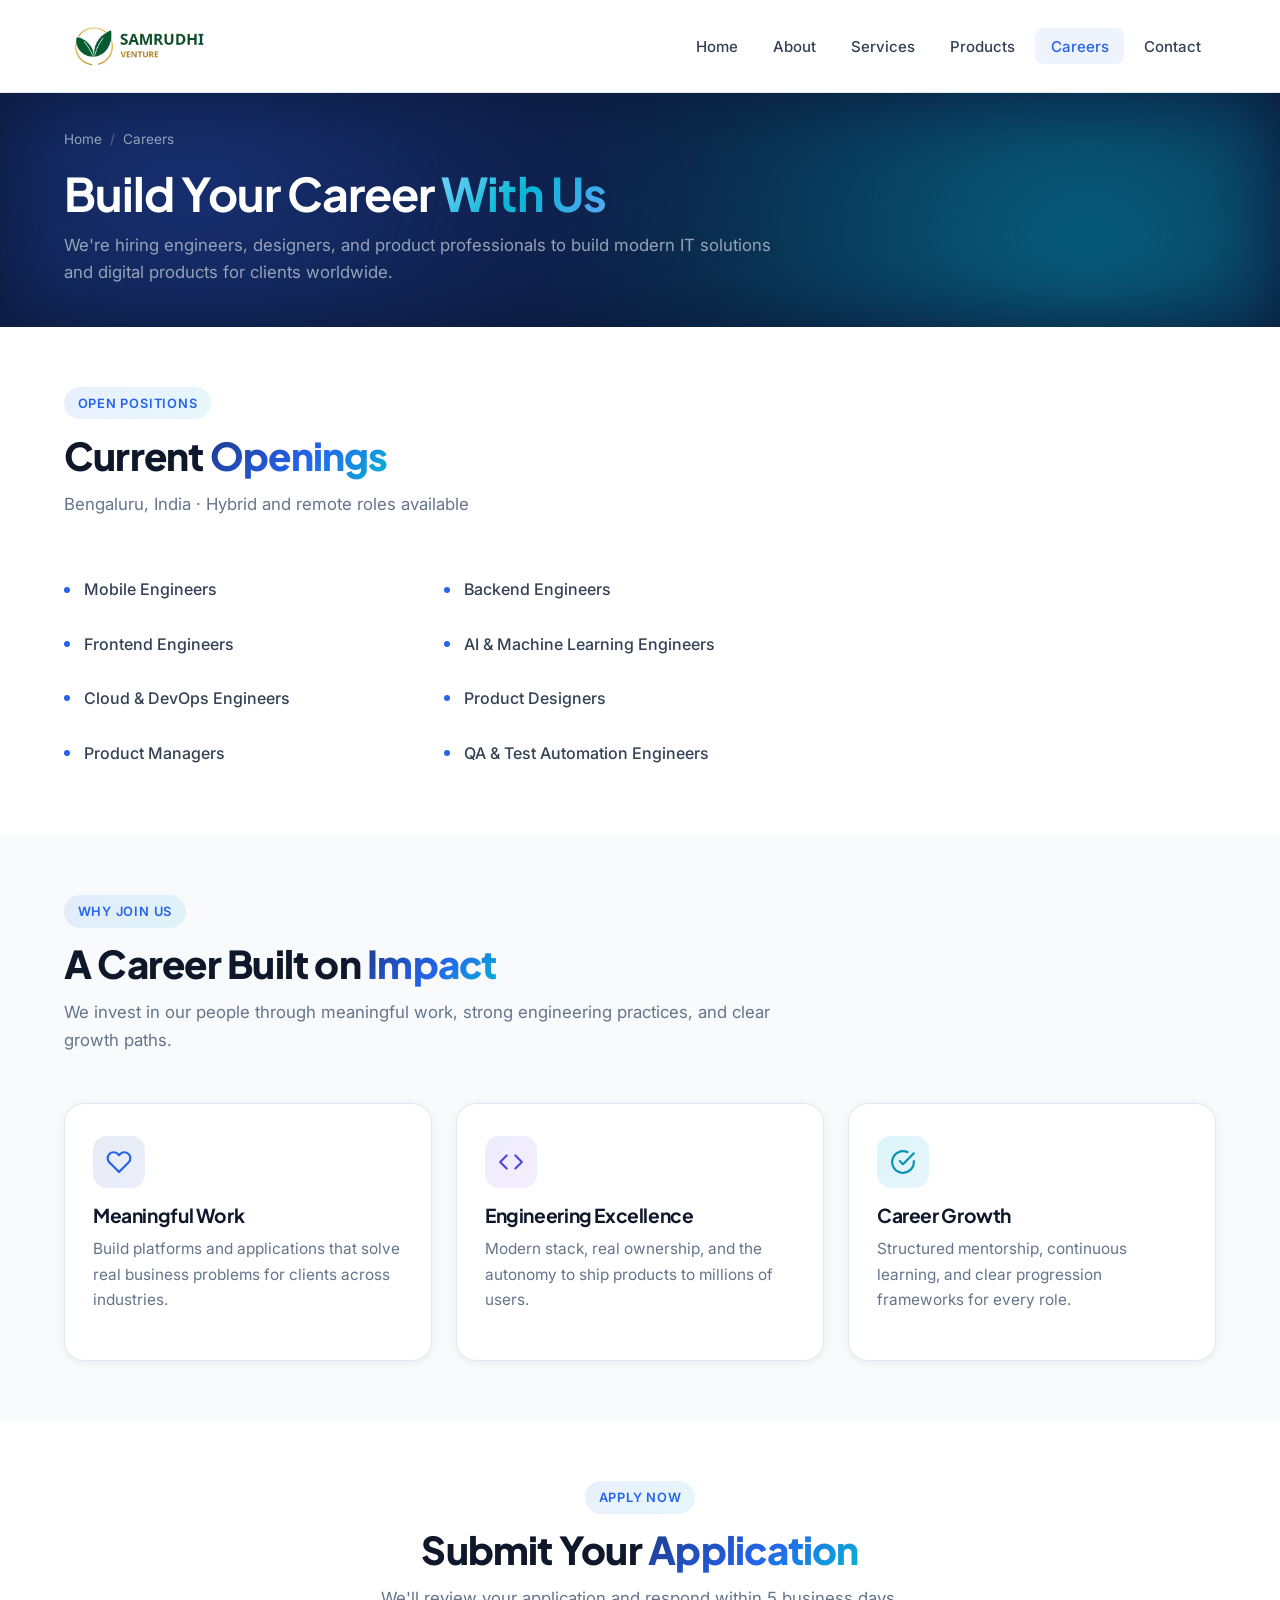
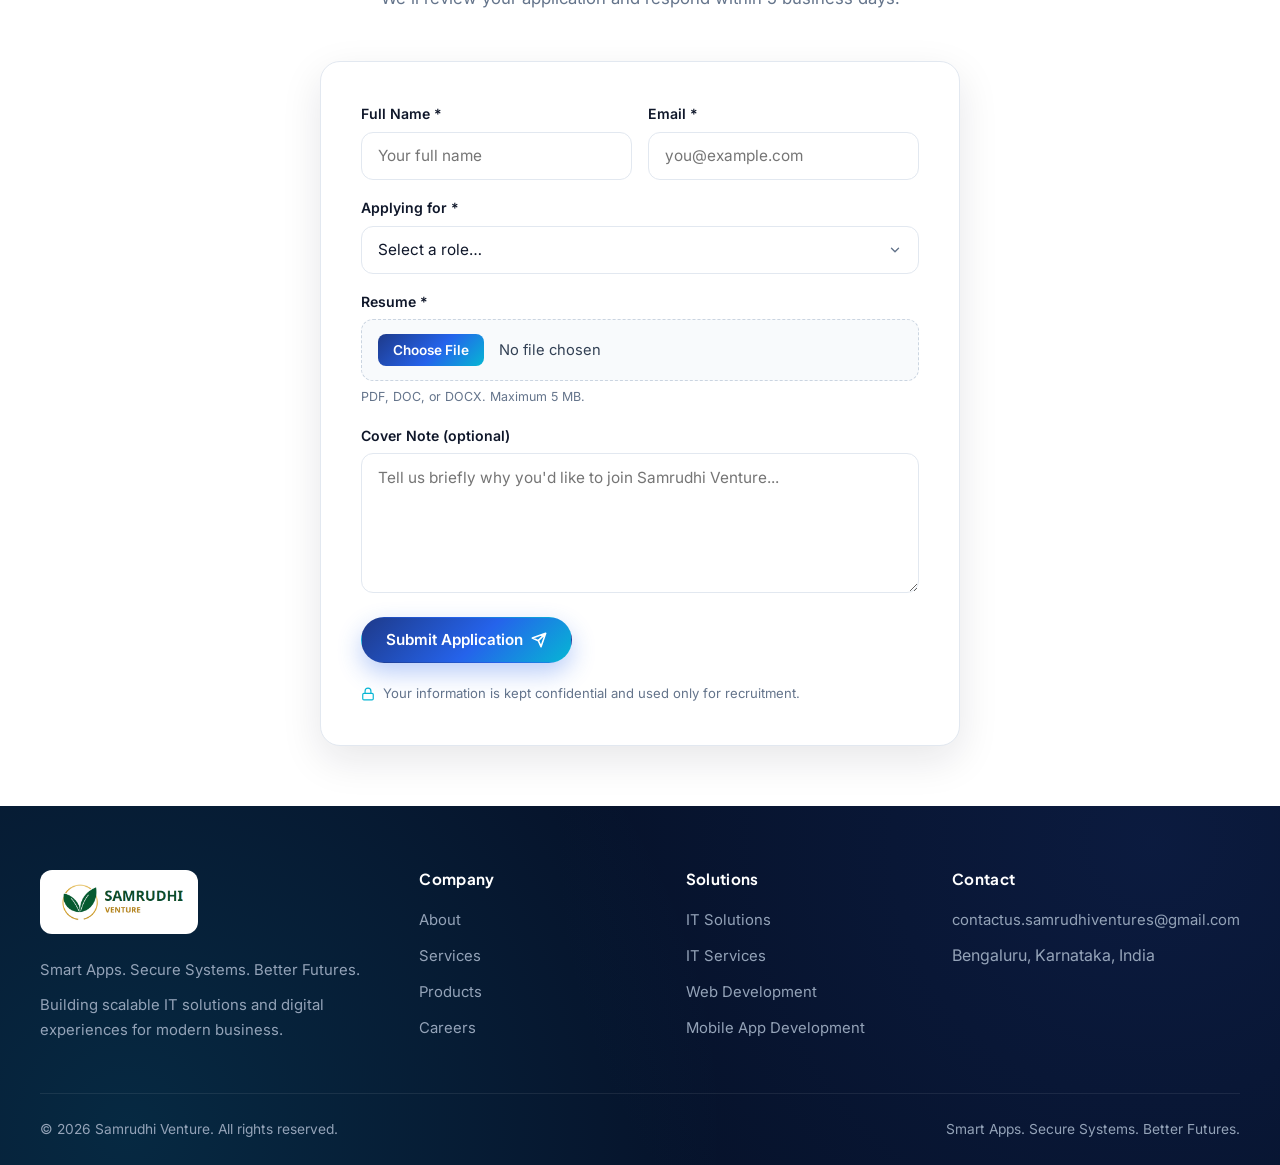
<file: careers.html>
<!DOCTYPE html>
<html lang="en">
<head>
  <meta charset="UTF-8" />
  <meta name="viewport" content="width=device-width, initial-scale=1.0" />
  <title>Careers — Samrudhi Venture</title>
  <meta name="description" content="Join our growing team of innovators, developers, designers, and strategists." />
  <link rel="preconnect" href="https://fonts.googleapis.com" />
  <link rel="preconnect" href="https://fonts.gstatic.com" crossorigin />
  <link rel="stylesheet" href="styles.css" />
  <link rel="icon" href="assets/favicon.ico" sizes="any" />
  <link rel="icon" type="image/png" sizes="16x16" href="assets/icon-16.png" />
  <link rel="icon" type="image/png" sizes="32x32" href="assets/icon-32.png" />
  <link rel="icon" type="image/svg+xml" href="assets/samrudhi-icon.svg" />
  <link rel="apple-touch-icon" href="assets/icon-256.png" />
</head>
<body>
  <header class="site-header">
    <nav class="nav">
      <a href="index.html" class="brand" aria-label="Samrudhi Venture home"><img src="assets/samrudhi-venture-logo.png" alt="Samrudhi Venture" class="brand-logo" height="60"></a>
      <button class="nav-toggle" aria-label="Toggle navigation" aria-expanded="false">
        <svg viewBox="0 0 24 24" fill="none" stroke="currentColor" stroke-width="2.2" stroke-linecap="round"><path d="M4 7h16M4 12h16M4 17h16"/></svg>
      </button>
      <ul class="nav-links">
        <li><a href="index.html">Home</a></li>
        <li><a href="about.html">About</a></li>
        <li><a href="services.html">Services</a></li>
        <li><a href="products.html">Products</a></li>
        <li><a href="careers.html" class="active">Careers</a></li>
        <li><a href="contact.html">Contact</a></li>
      </ul>
    </nav>
  </header>

  <main>
    <section class="page-hero page-hero-tight">
      <div class="container">
        <div class="crumbs"><a href="index.html">Home</a><span class="sep">/</span><span>Careers</span></div>
        <h1>Build Your Career <span class="grad">With Us</span></h1>
        <p>We're hiring engineers, designers, and product professionals to build modern IT solutions and digital products for clients worldwide.</p>
      </div>
    </section>

    <section class="section-tight">
      <div class="container">
        <div class="section-head reveal">
          <span class="section-tag">Open Positions</span>
          <h2 class="section-title">Current <span class="grad">Openings</span></h2>
          <p class="section-subtitle">Bengaluru, India &middot; Hybrid and remote roles available</p>
        </div>
        <ul class="role-list reveal">
          <li>Mobile Engineers</li>
          <li>Backend Engineers</li>
          <li>Frontend Engineers</li>
          <li>AI &amp; Machine Learning Engineers</li>
          <li>Cloud &amp; DevOps Engineers</li>
          <li>Product Designers</li>
          <li>Product Managers</li>
          <li>QA &amp; Test Automation Engineers</li>
        </ul>
      </div>
    </section>

    <section class="section-soft section-tight">
      <div class="container">
        <div class="section-head reveal">
          <span class="section-tag">Why Join Us</span>
          <h2 class="section-title">A Career Built on <span class="grad">Impact</span></h2>
          <p class="section-subtitle">We invest in our people through meaningful work, strong engineering practices, and clear growth paths.</p>
        </div>
        <div class="grid">
          <div class="card reveal">
            <div class="card-icon">
              <svg viewBox="0 0 24 24" fill="none" stroke="currentColor" stroke-width="2" stroke-linecap="round" stroke-linejoin="round"><path d="M20.84 4.61a5.5 5.5 0 0 0-7.78 0L12 5.67l-1.06-1.06a5.5 5.5 0 0 0-7.78 7.78l1.06 1.06L12 21.23l7.78-7.78 1.06-1.06a5.5 5.5 0 0 0 0-7.78z"/></svg>
            </div>
            <h3>Meaningful Work</h3>
            <p>Build platforms and applications that solve real business problems for clients across industries.</p>
          </div>
          <div class="card warm reveal delay-1">
            <div class="card-icon">
              <svg viewBox="0 0 24 24" fill="none" stroke="currentColor" stroke-width="2" stroke-linecap="round" stroke-linejoin="round"><polyline points="16 18 22 12 16 6"/><polyline points="8 6 2 12 8 18"/></svg>
            </div>
            <h3>Engineering Excellence</h3>
            <p>Modern stack, real ownership, and the autonomy to ship products to millions of users.</p>
          </div>
          <div class="card cool reveal delay-2">
            <div class="card-icon">
              <svg viewBox="0 0 24 24" fill="none" stroke="currentColor" stroke-width="2" stroke-linecap="round" stroke-linejoin="round"><path d="M22 11.08V12a10 10 0 1 1-5.93-9.14"/><path d="M22 4L12 14.01l-3-3"/></svg>
            </div>
            <h3>Career Growth</h3>
            <p>Structured mentorship, continuous learning, and clear progression frameworks for every role.</p>
          </div>
        </div>
      </div>
    </section>

    <section class="section-tight" id="apply">
      <div class="container">
        <div class="section-head reveal" style="text-align:center;margin-left:auto;margin-right:auto;">
          <span class="section-tag">Apply Now</span>
          <h2 class="section-title">Submit Your <span class="grad">Application</span></h2>
          <p class="section-subtitle" style="margin-left:auto;margin-right:auto;">We'll review your application and respond within 5 business days.</p>
        </div>

        <!--
          IMPORTANT: Replace YOUR_FORM_ID below with your real Formspree form ID.
          1. Sign up at https://formspree.io (free for 50 submissions/month)
          2. Create a new form, copy its endpoint (e.g. https://formspree.io/f/abcdwxyz)
          3. Paste the ID into the action URL below
        -->
        <div class="contact-form-wrap reveal">
          <form class="contact-form" id="careers-form" action="https://formspree.io/f/YOUR_FORM_ID" method="POST" enctype="multipart/form-data">
            <!-- honeypot anti-spam -->
            <input type="text" name="_gotcha" style="display:none" tabindex="-1" autocomplete="off" />
            <input type="hidden" name="_subject" value="New Career Application — Samrudhi Venture" />

            <div class="form-row">
              <div>
                <label for="apply-name">Full Name *</label>
                <input type="text" id="apply-name" name="name" required placeholder="Your full name" />
              </div>
              <div>
                <label for="apply-email">Email *</label>
                <input type="email" id="apply-email" name="email" required placeholder="you@example.com" />
              </div>
            </div>
            <div>
              <label for="apply-role">Applying for *</label>
                <select id="apply-role" name="role" required>
                  <option value="">Select a role…</option>
                  <option>Mobile Engineer</option>
                  <option>Backend Engineer</option>
                  <option>Frontend Engineer</option>
                  <option>AI &amp; Machine Learning Engineer</option>
                  <option>Cloud &amp; DevOps Engineer</option>
                  <option>Product Designer</option>
                  <option>Product Manager</option>
                  <option>QA &amp; Test Automation Engineer</option>
                  <option>Other / Open Application</option>
                </select>
              </div>
            <div>
              <label for="apply-resume">Resume *</label>
              <input type="file" id="apply-resume" name="resume" accept=".pdf,.doc,.docx" required />
              <p class="form-hint">PDF, DOC, or DOCX. Maximum 5 MB.</p>
            </div>
            <div>
              <label for="apply-message">Cover Note (optional)</label>
              <textarea id="apply-message" name="message" placeholder="Tell us briefly why you'd like to join Samrudhi Venture..."></textarea>
            </div>
            <div>
              <button type="submit" class="btn btn-primary">Submit Application
                <svg viewBox="0 0 24 24" fill="none" stroke="currentColor" stroke-width="2.4" stroke-linecap="round" stroke-linejoin="round"><path d="M22 2L11 13M22 2l-7 20-4-9-9-4 20-7z"/></svg>
              </button>
            </div>
            <div class="form-privacy">
              <svg viewBox="0 0 24 24" fill="none" stroke="currentColor" stroke-width="2" stroke-linecap="round" stroke-linejoin="round" aria-hidden="true"><rect x="3" y="11" width="18" height="11" rx="2"/><path d="M7 11V7a5 5 0 0 1 10 0v4"/></svg>
              <span>Your information is kept confidential and used only for recruitment.</span>
            </div>
            <div class="form-status" id="careers-form-status" role="status" aria-live="polite"></div>
          </form>
        </div>
      </div>
    </section>
  </main>

  <footer class="site-footer">
    <div class="footer-grid">
      <div>
        <a href="index.html" class="brand" aria-label="Samrudhi Venture home"><img src="assets/samrudhi-venture-logo.png" alt="Samrudhi Venture" class="brand-logo brand-logo-footer" height="64"></a>
        <p style="margin-top:0.5rem;">Smart Apps. Secure Systems. Better Futures.</p>
        <p>Building scalable IT solutions and digital experiences for modern business.</p>
      </div>
      <div>
        <h4>Company</h4>
        <ul>
          <li><a href="about.html">About</a></li>
          <li><a href="services.html">Services</a></li>
          <li><a href="products.html">Products</a></li>
          <li><a href="careers.html">Careers</a></li>
        </ul>
      </div>
      <div>
        <h4>Solutions</h4>
        <ul>
          <li><a href="services.html">IT Solutions</a></li>
          <li><a href="services.html">IT Services</a></li>
          <li><a href="services.html">Web Development</a></li>
          <li><a href="services.html">Mobile App Development</a></li>
        </ul>
      </div>
      <div>
        <h4>Contact</h4>
        <ul>
          <li><a href="mailto:contactus.samrudhiventures@gmail.com">contactus.samrudhiventures@gmail.com</a></li>
          <li>Bengaluru, Karnataka, India</li>
        </ul>
      </div>
    </div>
    <div class="footer-bottom">
      <div>&copy; 2026 Samrudhi Venture. All rights reserved.</div>
      <div>Smart Apps. Secure Systems. Better Futures.</div>
    </div>
  </footer>

  <script src="script.js"></script>
</body>
</html>
</file>
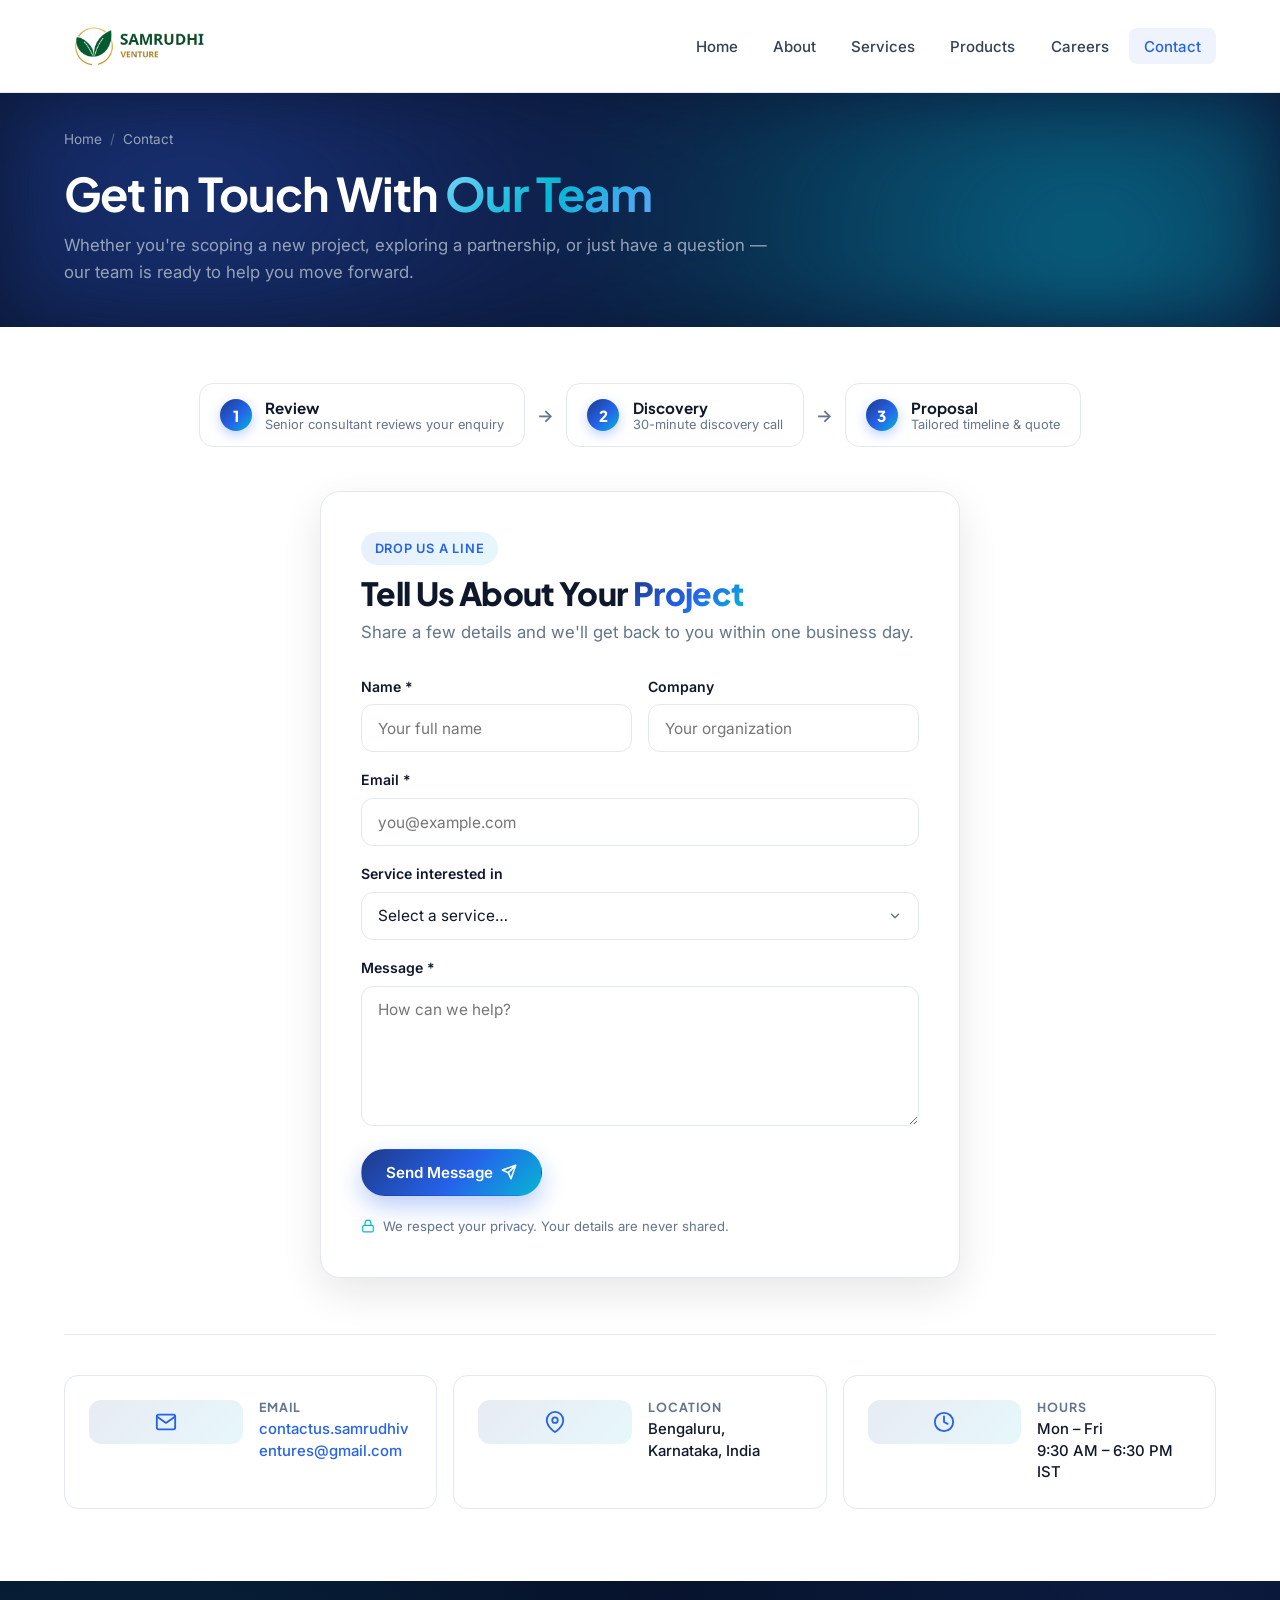
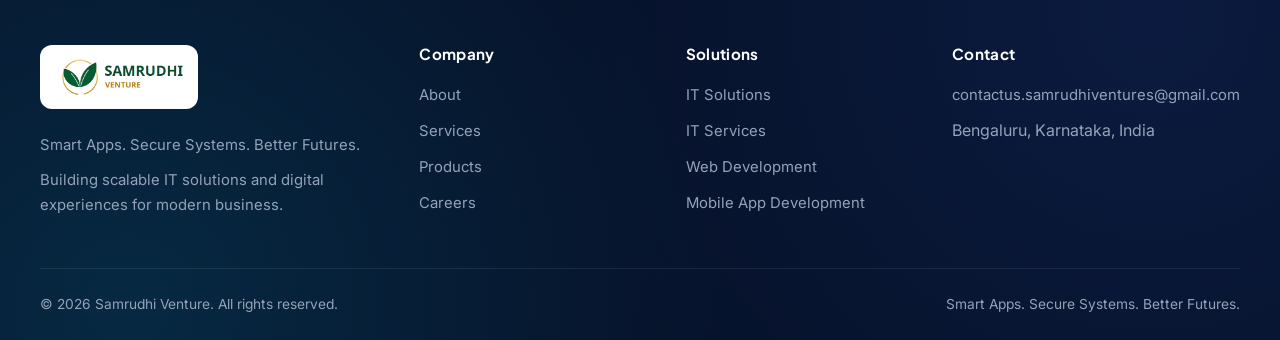
<file: contact.html>
<!DOCTYPE html>
<html lang="en">
<head>
  <meta charset="UTF-8" />
  <meta name="viewport" content="width=device-width, initial-scale=1.0" />
  <title>Contact — Samrudhi Venture</title>
  <meta name="description" content="Get in touch with Samrudhi Venture — your IT solutions, services, web, and mobile app development partner." />
  <link rel="preconnect" href="https://fonts.googleapis.com" />
  <link rel="preconnect" href="https://fonts.gstatic.com" crossorigin />
  <link rel="stylesheet" href="styles.css" />
  <link rel="icon" href="assets/favicon.ico" sizes="any" />
  <link rel="icon" type="image/png" sizes="16x16" href="assets/icon-16.png" />
  <link rel="icon" type="image/png" sizes="32x32" href="assets/icon-32.png" />
  <link rel="icon" type="image/svg+xml" href="assets/samrudhi-icon.svg" />
  <link rel="apple-touch-icon" href="assets/icon-256.png" />
</head>
<body>
  <header class="site-header">
    <nav class="nav">
      <a href="index.html" class="brand" aria-label="Samrudhi Venture home"><img src="assets/samrudhi-venture-logo.png" alt="Samrudhi Venture" class="brand-logo" height="60"></a>
      <button class="nav-toggle" aria-label="Toggle navigation" aria-expanded="false">
        <svg viewBox="0 0 24 24" fill="none" stroke="currentColor" stroke-width="2.2" stroke-linecap="round"><path d="M4 7h16M4 12h16M4 17h16"/></svg>
      </button>
      <ul class="nav-links">
        <li><a href="index.html">Home</a></li>
        <li><a href="about.html">About</a></li>
        <li><a href="services.html">Services</a></li>
        <li><a href="products.html">Products</a></li>
        <li><a href="careers.html">Careers</a></li>
        <li><a href="contact.html" class="active">Contact</a></li>
      </ul>
    </nav>
  </header>

  <main>
    <section class="page-hero page-hero-tight">
      <div class="container">
        <div class="crumbs"><a href="index.html">Home</a><span class="sep">/</span><span>Contact</span></div>
        <h1>Get in Touch With <span class="grad">Our Team</span></h1>
        <p>Whether you're scoping a new project, exploring a partnership, or just have a question — our team is ready to help you move forward.</p>
      </div>
    </section>

    <section class="contact-section">
      <div class="container">
        <!-- Process steps -->
        <div class="process-steps reveal">
          <div class="step">
            <div class="step-num">1</div>
            <div class="step-text"><strong>Review</strong><span>Senior consultant reviews your enquiry</span></div>
          </div>
          <div class="step-sep" aria-hidden="true">&rarr;</div>
          <div class="step">
            <div class="step-num">2</div>
            <div class="step-text"><strong>Discovery</strong><span>30-minute discovery call</span></div>
          </div>
          <div class="step-sep" aria-hidden="true">&rarr;</div>
          <div class="step">
            <div class="step-num">3</div>
            <div class="step-text"><strong>Proposal</strong><span>Tailored timeline &amp; quote</span></div>
          </div>
        </div>

        <!-- Centered form card -->
        <div class="contact-form-wrap reveal delay-1">
          <span class="section-tag">Drop us a line</span>
          <h2 class="section-title">Tell Us About Your <span class="grad">Project</span></h2>
          <p class="section-subtitle">Share a few details and we'll get back to you within one business day.</p>
          <form class="contact-form" onsubmit="event.preventDefault(); const btn=this.querySelector('button[type=submit]'); btn.textContent='Sent ✓'; btn.disabled=true; setTimeout(()=>{ this.reset(); btn.disabled=false; btn.textContent='Send Message'; }, 2400);">
            <div class="form-row">
              <div>
                <label for="name">Name *</label>
                <input type="text" id="name" name="name" required placeholder="Your full name" />
              </div>
              <div>
                <label for="company">Company</label>
                <input type="text" id="company" name="company" placeholder="Your organization" />
              </div>
            </div>
            <div>
              <label for="email">Email *</label>
              <input type="email" id="email" name="email" required placeholder="you@example.com" />
            </div>
            <div>
              <label for="service">Service interested in</label>
              <select id="service" name="service">
                <option value="">Select a service…</option>
                <option>IT Solutions</option>
                <option>IT Services</option>
                <option>Web Development</option>
                <option>Mobile App Development</option>
                <option>Other / Not sure yet</option>
              </select>
            </div>
            <div>
              <label for="message">Message *</label>
              <textarea id="message" name="message" required placeholder="How can we help?"></textarea>
            </div>
            <div>
              <button type="submit" class="btn btn-primary">Send Message
                <svg viewBox="0 0 24 24" fill="none" stroke="currentColor" stroke-width="2.4" stroke-linecap="round" stroke-linejoin="round"><path d="M22 2L11 13M22 2l-7 20-4-9-9-4 20-7z"/></svg>
              </button>
            </div>
            <div class="form-privacy">
              <svg viewBox="0 0 24 24" fill="none" stroke="currentColor" stroke-width="2" stroke-linecap="round" stroke-linejoin="round" aria-hidden="true"><rect x="3" y="11" width="18" height="11" rx="2"/><path d="M7 11V7a5 5 0 0 1 10 0v4"/></svg>
              <span>We respect your privacy. Your details are never shared.</span>
            </div>
          </form>
        </div>

        <!-- Contact details strip -->
        <div class="contact-details-strip reveal">
          <div class="info-grid">
            <div class="info-block">
              <div class="ic">
                <svg viewBox="0 0 24 24" fill="none" stroke="currentColor" stroke-width="2" stroke-linecap="round" stroke-linejoin="round"><rect x="2" y="4" width="20" height="16" rx="2"/><path d="M22 6l-10 7L2 6"/></svg>
              </div>
              <div>
                <h4>Email</h4>
                <p><a href="mailto:contactus.samrudhiventures@gmail.com">contactus.samrudhiventures@gmail.com</a></p>
              </div>
            </div>
            <div class="info-block">
              <div class="ic">
                <svg viewBox="0 0 24 24" fill="none" stroke="currentColor" stroke-width="2" stroke-linecap="round" stroke-linejoin="round"><path d="M21 10c0 7-9 13-9 13s-9-6-9-13a9 9 0 0 1 18 0z"/><circle cx="12" cy="10" r="3"/></svg>
              </div>
              <div>
                <h4>Location</h4>
                <p>Bengaluru, Karnataka, India</p>
              </div>
            </div>
            <div class="info-block">
              <div class="ic">
                <svg viewBox="0 0 24 24" fill="none" stroke="currentColor" stroke-width="2" stroke-linecap="round" stroke-linejoin="round"><circle cx="12" cy="12" r="10"/><path d="M12 6v6l4 2"/></svg>
              </div>
              <div>
                <h4>Hours</h4>
                <p>Mon – Fri<br/>9:30 AM – 6:30 PM IST</p>
              </div>
            </div>
          </div>
        </div>
      </div>
    </section>
  </main>

  <footer class="site-footer">
    <div class="footer-grid">
      <div>
        <a href="index.html" class="brand" aria-label="Samrudhi Venture home"><img src="assets/samrudhi-venture-logo.png" alt="Samrudhi Venture" class="brand-logo brand-logo-footer" height="64"></a>
        <p style="margin-top:0.5rem;">Smart Apps. Secure Systems. Better Futures.</p>
        <p>Building scalable IT solutions and digital experiences for modern business.</p>
      </div>
      <div>
        <h4>Company</h4>
        <ul>
          <li><a href="about.html">About</a></li>
          <li><a href="services.html">Services</a></li>
          <li><a href="products.html">Products</a></li>
          <li><a href="careers.html">Careers</a></li>
        </ul>
      </div>
      <div>
        <h4>Solutions</h4>
        <ul>
          <li><a href="services.html">IT Solutions</a></li>
          <li><a href="services.html">IT Services</a></li>
          <li><a href="services.html">Web Development</a></li>
          <li><a href="services.html">Mobile App Development</a></li>
        </ul>
      </div>
      <div>
        <h4>Contact</h4>
        <ul>
          <li><a href="mailto:contactus.samrudhiventures@gmail.com">contactus.samrudhiventures@gmail.com</a></li>
          <li>Bengaluru, Karnataka, India</li>
        </ul>
      </div>
    </div>
    <div class="footer-bottom">
      <div>&copy; 2026 Samrudhi Venture. All rights reserved.</div>
      <div>Smart Apps. Secure Systems. Better Futures.</div>
    </div>
  </footer>

  <script src="script.js"></script>
</body>
</html>
</file>
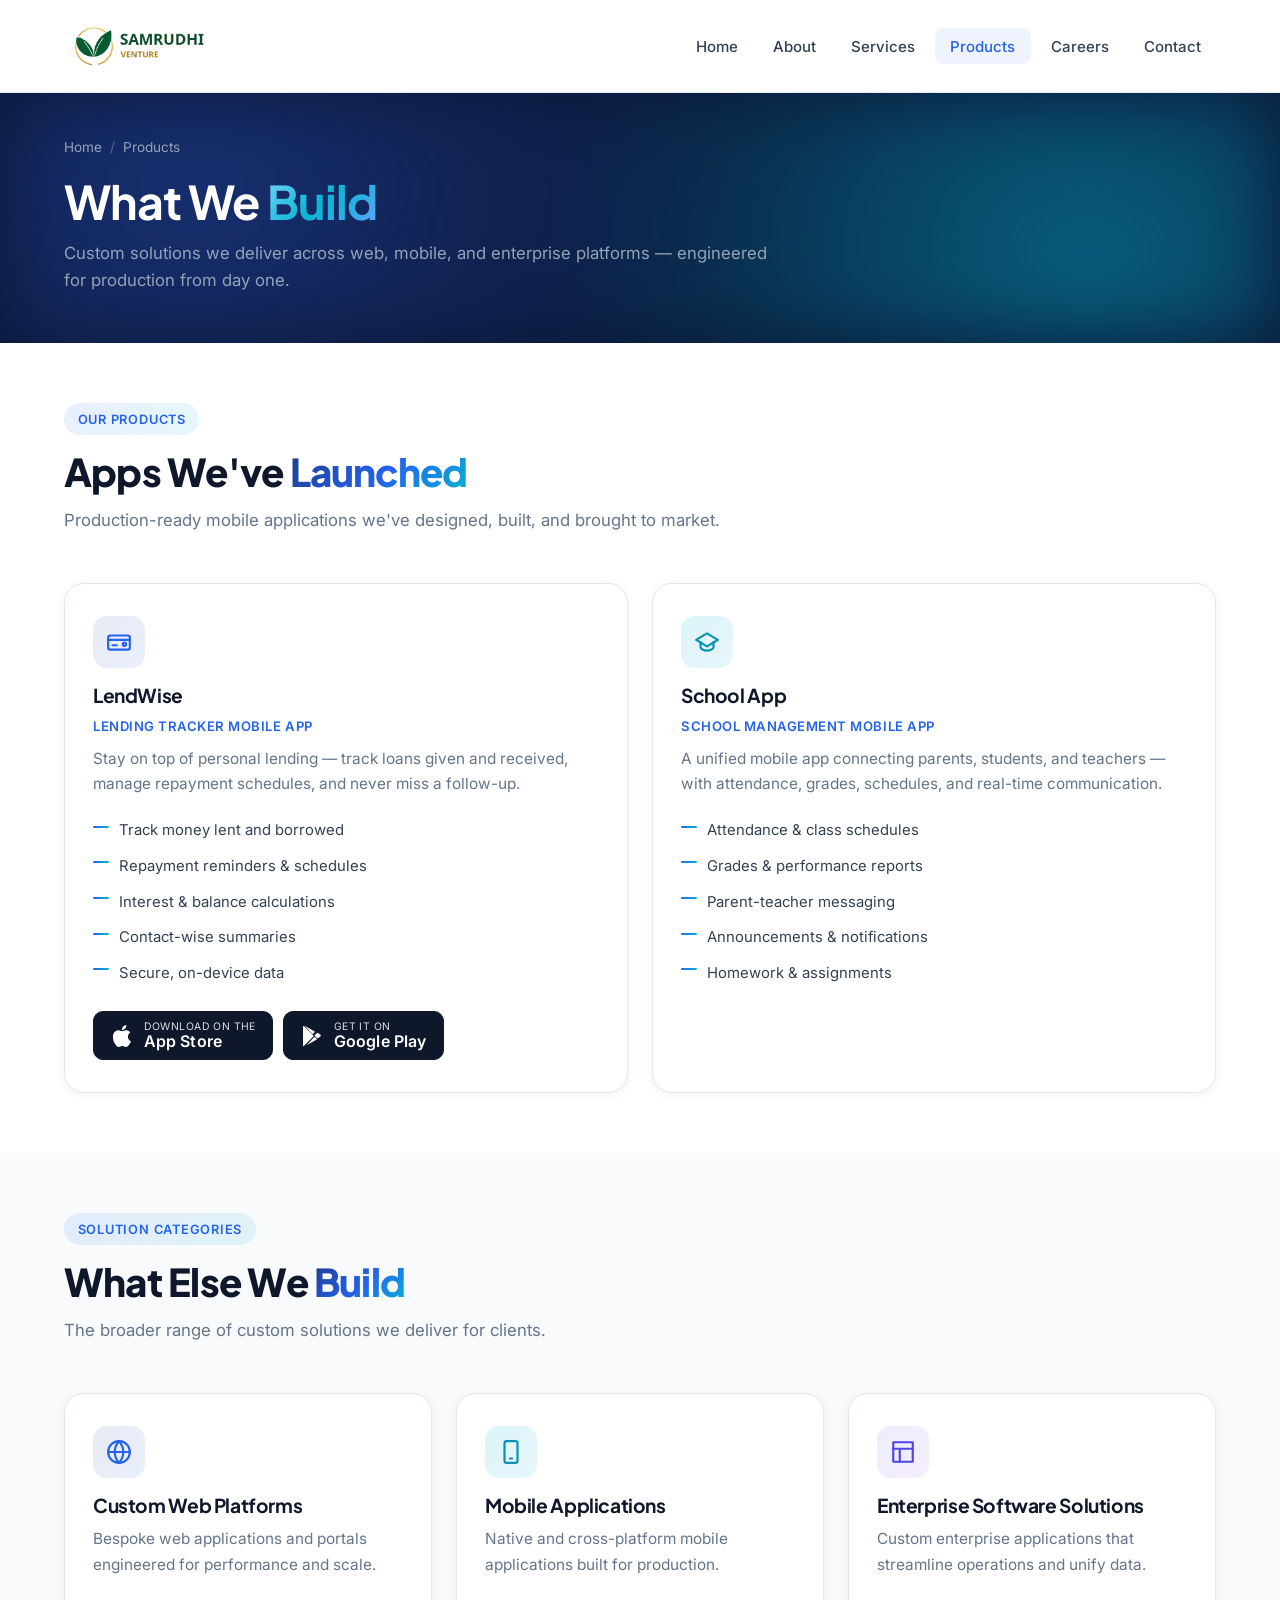
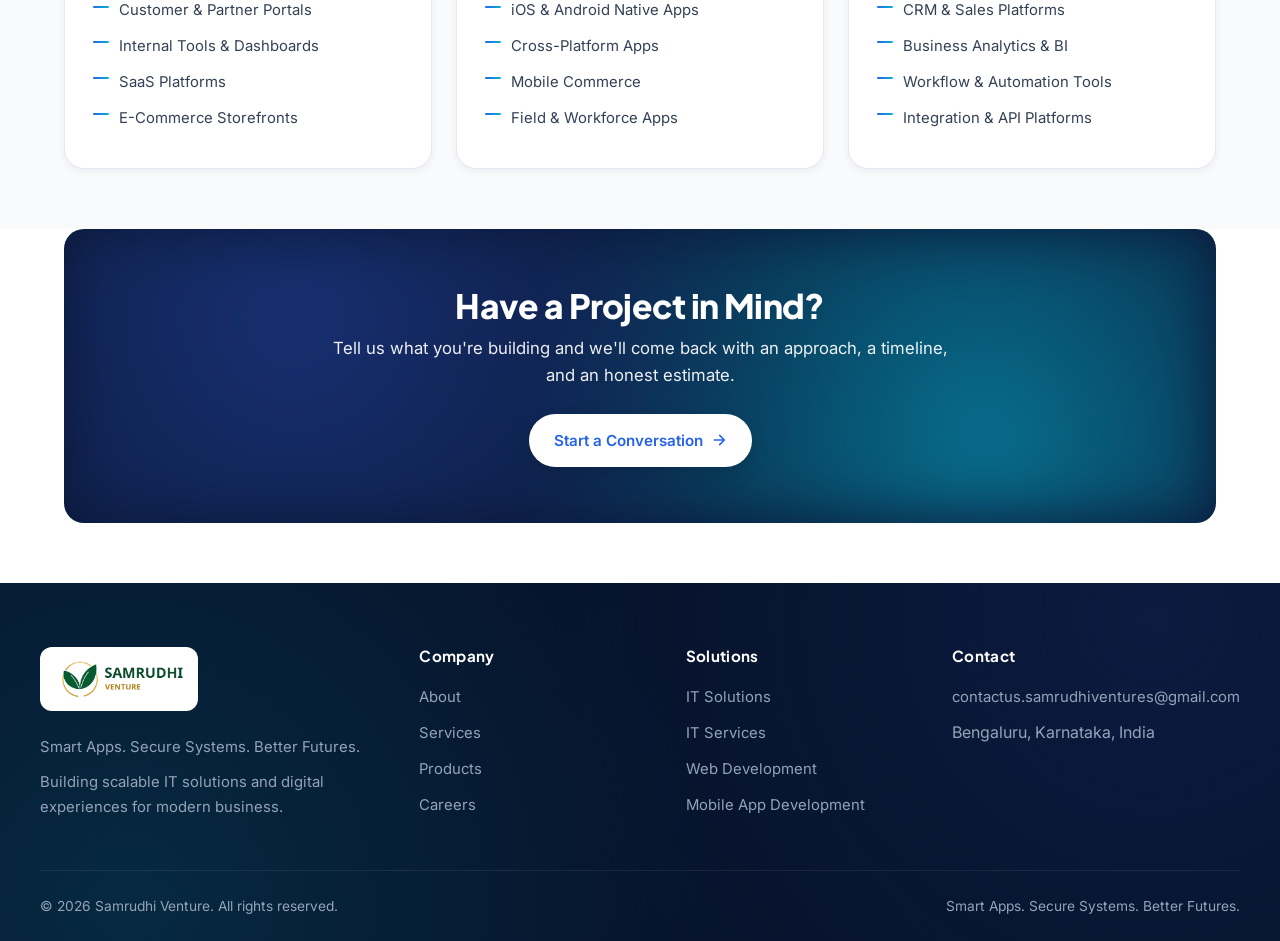
<file: products.html>
<!DOCTYPE html>
<html lang="en">
<head>
  <meta charset="UTF-8" />
  <meta name="viewport" content="width=device-width, initial-scale=1.0" />
  <title>Products — Samrudhi Venture</title>
  <meta name="description" content="The kinds of solutions we build — custom web platforms, mobile applications, and enterprise software for businesses of every size." />
  <link rel="preconnect" href="https://fonts.googleapis.com" />
  <link rel="preconnect" href="https://fonts.gstatic.com" crossorigin />
  <link rel="stylesheet" href="styles.css" />
  <link rel="icon" href="assets/favicon.ico" sizes="any" />
  <link rel="icon" type="image/png" sizes="16x16" href="assets/icon-16.png" />
  <link rel="icon" type="image/png" sizes="32x32" href="assets/icon-32.png" />
  <link rel="icon" type="image/svg+xml" href="assets/samrudhi-icon.svg" />
  <link rel="apple-touch-icon" href="assets/icon-256.png" />
</head>
<body>
  <header class="site-header">
    <nav class="nav">
      <a href="index.html" class="brand" aria-label="Samrudhi Venture home"><img src="assets/samrudhi-venture-logo.png" alt="Samrudhi Venture" class="brand-logo" height="60"></a>
      <button class="nav-toggle" aria-label="Toggle navigation" aria-expanded="false">
        <svg viewBox="0 0 24 24" fill="none" stroke="currentColor" stroke-width="2.2" stroke-linecap="round"><path d="M4 7h16M4 12h16M4 17h16"/></svg>
      </button>
      <ul class="nav-links">
        <li><a href="index.html">Home</a></li>
        <li><a href="about.html">About</a></li>
        <li><a href="services.html">Services</a></li>
        <li><a href="products.html" class="active">Products</a></li>
        <li><a href="careers.html">Careers</a></li>
        <li><a href="contact.html">Contact</a></li>
      </ul>
    </nav>
  </header>

  <main>
    <section class="page-hero">
      <div class="container">
        <div class="crumbs"><a href="index.html">Home</a><span class="sep">/</span><span>Products</span></div>
        <h1>What We <span class="grad">Build</span></h1>
        <p>Custom solutions we deliver across web, mobile, and enterprise platforms — engineered for production from day one.</p>
      </div>
    </section>

    <!-- Featured Products -->
    <section class="section-tight">
      <div class="container">
        <div class="section-head reveal">
          <span class="section-tag">Our Products</span>
          <h2 class="section-title">Apps We've <span class="grad">Launched</span></h2>
          <p class="section-subtitle">Production-ready mobile applications we've designed, built, and brought to market.</p>
        </div>
        <div class="grid-2">
          <div class="card reveal">
            <div class="card-icon">
              <svg viewBox="0 0 24 24" fill="none" stroke="currentColor" stroke-width="2" stroke-linecap="round" stroke-linejoin="round"><rect x="2" y="6" width="20" height="13" rx="2"/><path d="M2 10h20"/><path d="M6 15h4"/><circle cx="17" cy="14" r="1.5"/></svg>
            </div>
            <h3>LendWise</h3>
            <p style="font-size:0.82rem;color:var(--primary-2);font-weight:600;text-transform:uppercase;letter-spacing:0.04em;margin-bottom:0.5rem;">Lending Tracker Mobile App</p>
            <p>Stay on top of personal lending — track loans given and received, manage repayment schedules, and never miss a follow-up.</p>
            <ul>
              <li>Track money lent and borrowed</li>
              <li>Repayment reminders &amp; schedules</li>
              <li>Interest &amp; balance calculations</li>
              <li>Contact-wise summaries</li>
              <li>Secure, on-device data</li>
            </ul>
            <div class="store-badges">
              <a href="https://apps.apple.com/in/app/lendwise-lending-tracker/id6764729120" class="store-badge" target="_blank" rel="noopener" aria-label="Download LendWise on the App Store">
                <svg class="store-badge-icon" viewBox="0 0 24 24" fill="currentColor" aria-hidden="true"><path d="M16.365 1.43c0 1.14-.493 2.27-1.177 3.08-.744.9-1.99 1.57-2.987 1.57-.12 0-.23-.02-.3-.03-.01-.06-.04-.22-.04-.39 0-1.15.572-2.27 1.206-2.98.804-.94 2.142-1.64 3.248-1.68.03.13.05.28.05.43zm4.565 15.71c-.03.07-.463 1.58-1.518 3.12-.945 1.34-1.94 2.71-3.43 2.71-1.517 0-1.9-.88-3.63-.88-1.698 0-2.302.91-3.67.91-1.377 0-2.332-1.26-3.428-2.8-1.287-1.82-2.323-4.63-2.323-7.28 0-4.28 2.797-6.55 5.552-6.55 1.448 0 2.675.95 3.6.95.865 0 2.222-1.01 3.902-1.01.613 0 2.886.06 4.374 2.19-.13.09-2.383 1.37-2.383 4.19 0 3.26 2.854 4.42 2.955 4.45z"/></svg>
                <span class="store-badge-text">
                  <span class="store-badge-small">Download on the</span>
                  <span class="store-badge-large">App Store</span>
                </span>
              </a>
              <a href="https://play.google.com/store/apps/details?id=com.ttrr.mobile" class="store-badge" target="_blank" rel="noopener" aria-label="Get LendWise on Google Play">
                <svg class="store-badge-icon" viewBox="0 0 24 24" fill="currentColor" aria-hidden="true"><path d="M3.609 1.814L13.792 12 3.61 22.186a1.5 1.5 0 0 1-.61-1.21V3.024a1.5 1.5 0 0 1 .61-1.21zm10.89 10.893l2.605 2.604-10.43 5.964 7.825-8.568zM4.674 1.725l10.43 5.965-2.605 2.604L4.674 1.725zm15.385 8.62c.97.547.97 1.97 0 2.518l-2.755 1.575-2.853-2.834 2.853-2.834 2.755 1.575z"/></svg>
                <span class="store-badge-text">
                  <span class="store-badge-small">GET IT ON</span>
                  <span class="store-badge-large">Google Play</span>
                </span>
              </a>
            </div>
          </div>
          <div class="card cool reveal delay-1">
            <div class="card-icon">
              <svg viewBox="0 0 24 24" fill="none" stroke="currentColor" stroke-width="2" stroke-linecap="round" stroke-linejoin="round"><path d="M22 10L12 4 2 10l10 6 10-6z"/><path d="M6 12v5c0 1 3 3 6 3s6-2 6-3v-5"/></svg>
            </div>
            <h3>School App</h3>
            <p style="font-size:0.82rem;color:var(--primary-2);font-weight:600;text-transform:uppercase;letter-spacing:0.04em;margin-bottom:0.5rem;">School Management Mobile App</p>
            <p>A unified mobile app connecting parents, students, and teachers — with attendance, grades, schedules, and real-time communication.</p>
            <ul>
              <li>Attendance &amp; class schedules</li>
              <li>Grades &amp; performance reports</li>
              <li>Parent-teacher messaging</li>
              <li>Announcements &amp; notifications</li>
              <li>Homework &amp; assignments</li>
            </ul>
          </div>
        </div>
      </div>
    </section>

    <!-- Solution Categories -->
    <section class="section-soft section-tight">
      <div class="container">
        <div class="section-head reveal">
          <span class="section-tag">Solution Categories</span>
          <h2 class="section-title">What Else We <span class="grad">Build</span></h2>
          <p class="section-subtitle">The broader range of custom solutions we deliver for clients.</p>
        </div>
        <div class="grid-2">
          <div class="card reveal">
            <div class="card-icon">
              <svg viewBox="0 0 24 24" fill="none" stroke="currentColor" stroke-width="2" stroke-linecap="round" stroke-linejoin="round"><circle cx="12" cy="12" r="10"/><line x1="2" y1="12" x2="22" y2="12"/><path d="M12 2a15.3 15.3 0 0 1 4 10 15.3 15.3 0 0 1-4 10 15.3 15.3 0 0 1-4-10 15.3 15.3 0 0 1 4-10z"/></svg>
            </div>
            <h3>Custom Web Platforms</h3>
            <p>Bespoke web applications and portals engineered for performance and scale.</p>
            <ul>
              <li>Customer &amp; Partner Portals</li>
              <li>Internal Tools &amp; Dashboards</li>
              <li>SaaS Platforms</li>
              <li>E-Commerce Storefronts</li>
            </ul>
          </div>
          <div class="card cool reveal delay-1">
            <div class="card-icon">
              <svg viewBox="0 0 24 24" fill="none" stroke="currentColor" stroke-width="2" stroke-linecap="round" stroke-linejoin="round"><rect x="6" y="2" width="12" height="20" rx="2"/><path d="M11 18h2"/></svg>
            </div>
            <h3>Mobile Applications</h3>
            <p>Native and cross-platform mobile applications built for production.</p>
            <ul>
              <li>iOS &amp; Android Native Apps</li>
              <li>Cross-Platform Apps</li>
              <li>Mobile Commerce</li>
              <li>Field &amp; Workforce Apps</li>
            </ul>
          </div>
          <div class="card warm reveal delay-2">
            <div class="card-icon">
              <svg viewBox="0 0 24 24" fill="none" stroke="currentColor" stroke-width="2" stroke-linecap="round" stroke-linejoin="round"><path d="M3 3h18v18H3z"/><path d="M3 9h18M9 21V9"/></svg>
            </div>
            <h3>Enterprise Software Solutions</h3>
            <p>Custom enterprise applications that streamline operations and unify data.</p>
            <ul>
              <li>CRM &amp; Sales Platforms</li>
              <li>Business Analytics &amp; BI</li>
              <li>Workflow &amp; Automation Tools</li>
              <li>Integration &amp; API Platforms</li>
            </ul>
          </div>
        </div>
      </div>
    </section>

    <section class="section-tight" style="padding-top:0;">
      <div class="container">
        <div class="callout reveal">
          <h2>Have a Project in Mind?</h2>
          <p>Tell us what you're building and we'll come back with an approach, a timeline, and an honest estimate.</p>
          <div class="btn-row" style="justify-content:center;">
            <a href="contact.html" class="btn btn-light">Start a Conversation
              <svg viewBox="0 0 24 24" fill="none" stroke="currentColor" stroke-width="2.4" stroke-linecap="round" stroke-linejoin="round"><path d="M5 12h14M13 5l7 7-7 7"/></svg>
            </a>
          </div>
        </div>
      </div>
    </section>
  </main>

  <footer class="site-footer">
    <div class="footer-grid">
      <div>
        <a href="index.html" class="brand" aria-label="Samrudhi Venture home"><img src="assets/samrudhi-venture-logo.png" alt="Samrudhi Venture" class="brand-logo brand-logo-footer" height="64"></a>
        <p style="margin-top:0.5rem;">Smart Apps. Secure Systems. Better Futures.</p>
        <p>Building scalable IT solutions and digital experiences for modern business.</p>
      </div>
      <div>
        <h4>Company</h4>
        <ul>
          <li><a href="about.html">About</a></li>
          <li><a href="services.html">Services</a></li>
          <li><a href="products.html">Products</a></li>
          <li><a href="careers.html">Careers</a></li>
        </ul>
      </div>
      <div>
        <h4>Solutions</h4>
        <ul>
          <li><a href="services.html">IT Solutions</a></li>
          <li><a href="services.html">IT Services</a></li>
          <li><a href="services.html">Web Development</a></li>
          <li><a href="services.html">Mobile App Development</a></li>
        </ul>
      </div>
      <div>
        <h4>Contact</h4>
        <ul>
          <li><a href="mailto:contactus.samrudhiventures@gmail.com">contactus.samrudhiventures@gmail.com</a></li>
          <li>Bengaluru, Karnataka, India</li>
        </ul>
      </div>
    </div>
    <div class="footer-bottom">
      <div>&copy; 2026 Samrudhi Venture. All rights reserved.</div>
      <div>Smart Apps. Secure Systems. Better Futures.</div>
    </div>
  </footer>

  <script src="script.js"></script>
</body>
</html>
</file>
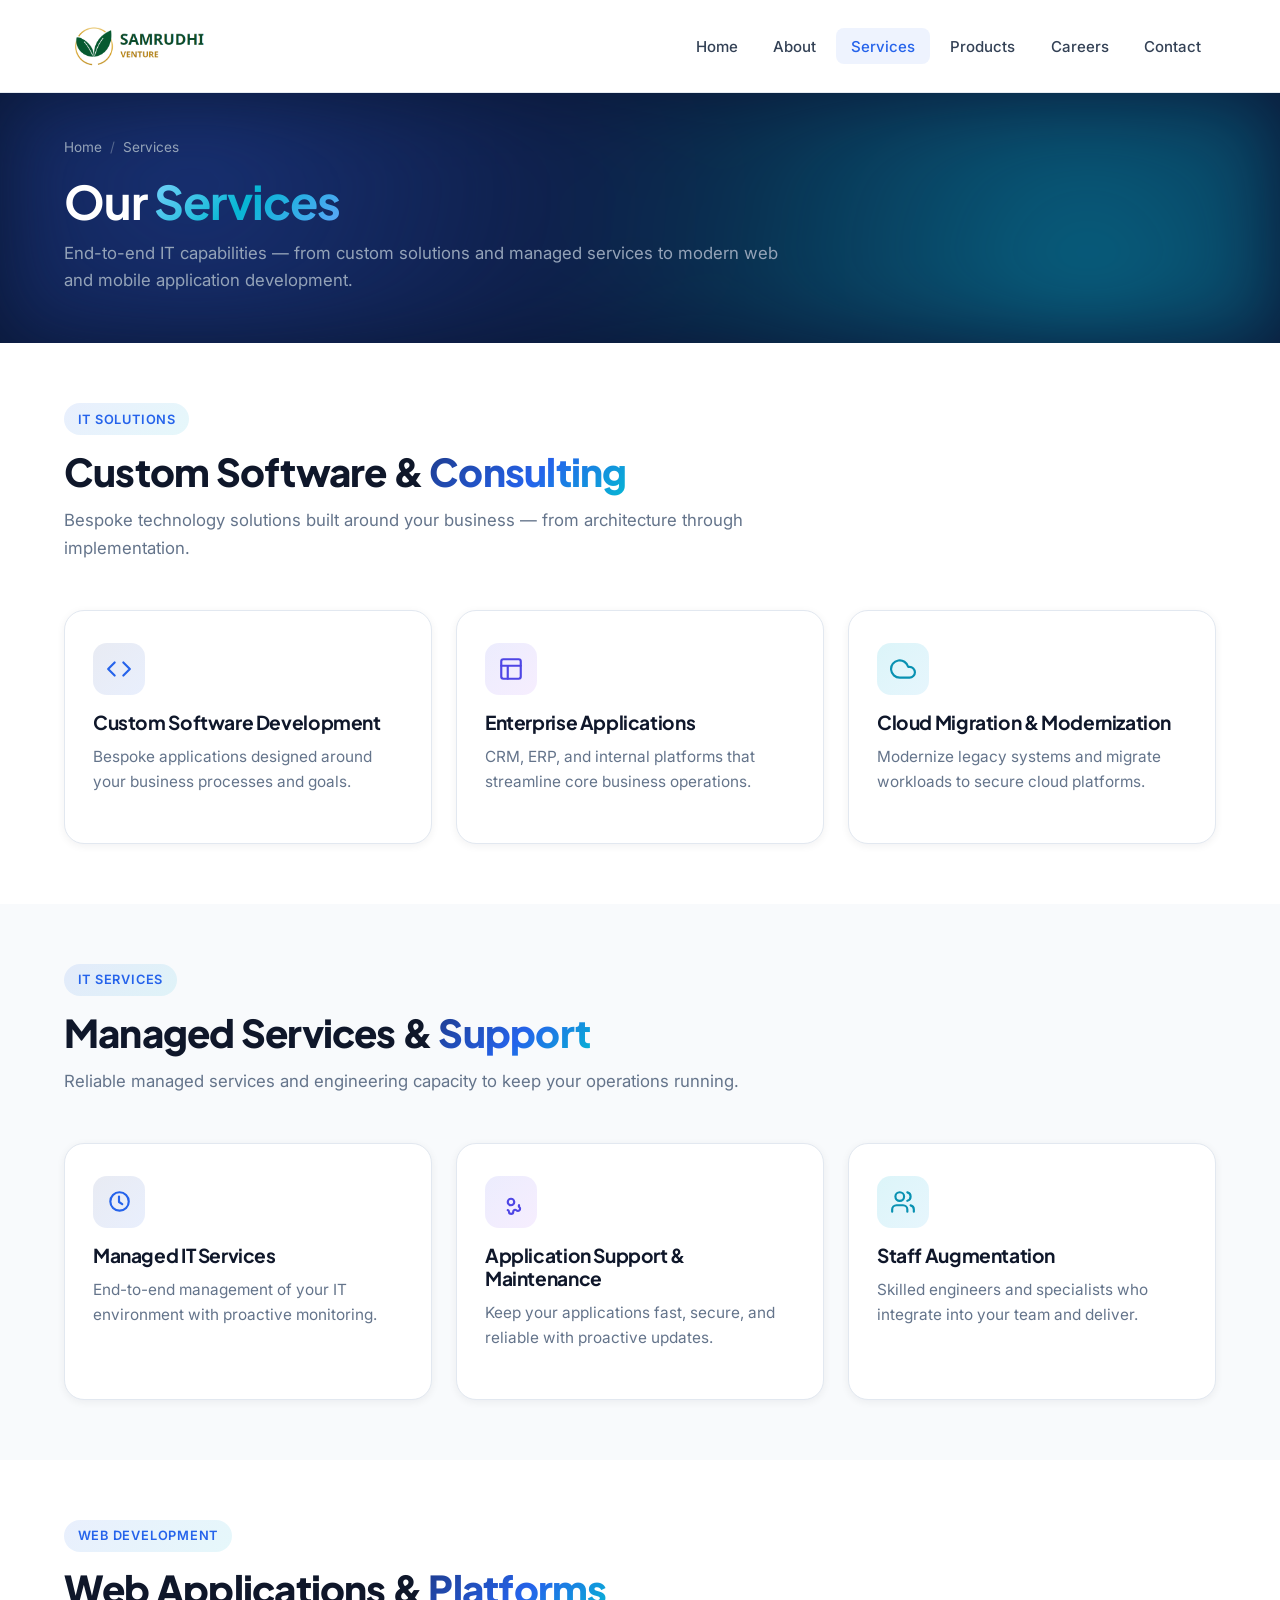
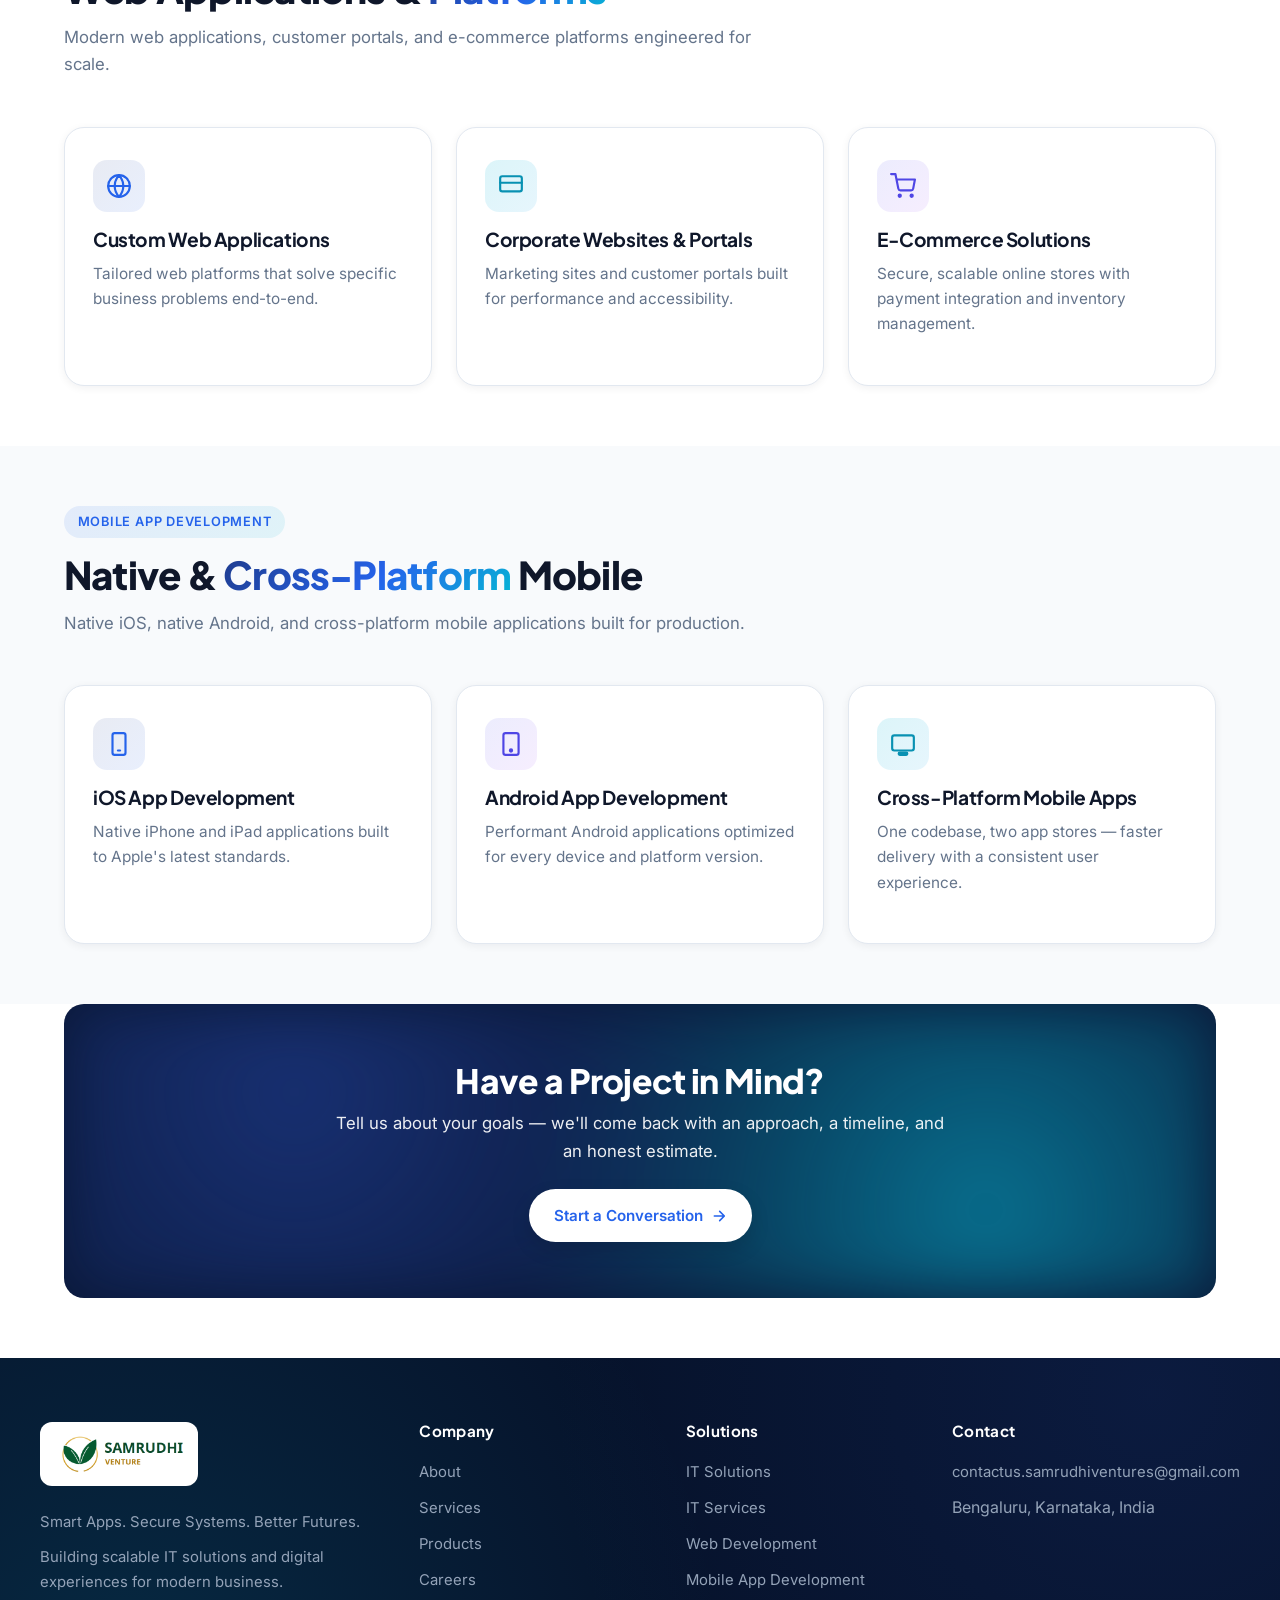
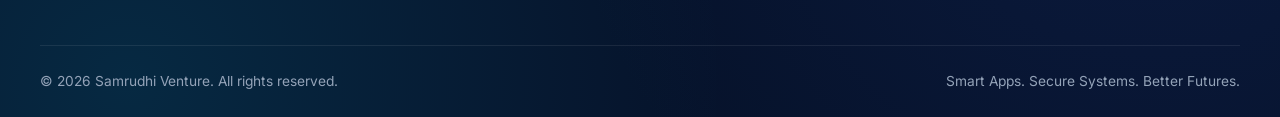
<file: services.html>
<!DOCTYPE html>
<html lang="en">
<head>
  <meta charset="UTF-8" />
  <meta name="viewport" content="width=device-width, initial-scale=1.0" />
  <title>Services — Samrudhi Venture</title>
  <meta name="description" content="Samrudhi Venture services — IT Solutions, IT Services, Web Development, and Mobile App Development for businesses of every size." />
  <link rel="preconnect" href="https://fonts.googleapis.com" />
  <link rel="preconnect" href="https://fonts.gstatic.com" crossorigin />
  <link rel="stylesheet" href="styles.css" />
  <link rel="icon" href="assets/favicon.ico" sizes="any" />
  <link rel="icon" type="image/png" sizes="16x16" href="assets/icon-16.png" />
  <link rel="icon" type="image/png" sizes="32x32" href="assets/icon-32.png" />
  <link rel="icon" type="image/svg+xml" href="assets/samrudhi-icon.svg" />
  <link rel="apple-touch-icon" href="assets/icon-256.png" />
</head>
<body>
  <header class="site-header">
    <nav class="nav">
      <a href="index.html" class="brand" aria-label="Samrudhi Venture home"><img src="assets/samrudhi-venture-logo.png" alt="Samrudhi Venture" class="brand-logo" height="60"></a>
      <button class="nav-toggle" aria-label="Toggle navigation" aria-expanded="false">
        <svg viewBox="0 0 24 24" fill="none" stroke="currentColor" stroke-width="2.2" stroke-linecap="round"><path d="M4 7h16M4 12h16M4 17h16"/></svg>
      </button>
      <ul class="nav-links">
        <li><a href="index.html">Home</a></li>
        <li><a href="about.html">About</a></li>
        <li><a href="services.html" class="active">Services</a></li>
        <li><a href="products.html">Products</a></li>
        <li><a href="careers.html">Careers</a></li>
        <li><a href="contact.html">Contact</a></li>
      </ul>
    </nav>
  </header>

  <main>
    <section class="page-hero">
      <div class="container">
        <div class="crumbs"><a href="index.html">Home</a><span class="sep">/</span><span>Services</span></div>
        <h1>Our <span class="grad">Services</span></h1>
        <p>End-to-end IT capabilities — from custom solutions and managed services to modern web and mobile application development.</p>
      </div>
    </section>

    <!-- IT SOLUTIONS -->
    <section class="section-tight">
      <div class="container">
        <div class="section-head reveal">
          <span class="section-tag">IT Solutions</span>
          <h2 class="section-title">Custom Software &amp; <span class="grad">Consulting</span></h2>
          <p class="section-subtitle">Bespoke technology solutions built around your business — from architecture through implementation.</p>
        </div>
        <div class="grid">
          <div class="card reveal">
            <div class="card-icon"><svg viewBox="0 0 24 24" fill="none" stroke="currentColor" stroke-width="2" stroke-linecap="round" stroke-linejoin="round"><polyline points="16 18 22 12 16 6"/><polyline points="8 6 2 12 8 18"/></svg></div>
            <h3>Custom Software Development</h3>
            <p>Bespoke applications designed around your business processes and goals.</p>
          </div>
          <div class="card warm reveal delay-1">
            <div class="card-icon"><svg viewBox="0 0 24 24" fill="none" stroke="currentColor" stroke-width="2" stroke-linecap="round" stroke-linejoin="round"><rect x="3" y="3" width="18" height="18" rx="2"/><path d="M3 9h18M9 21V9"/></svg></div>
            <h3>Enterprise Applications</h3>
            <p>CRM, ERP, and internal platforms that streamline core business operations.</p>
          </div>
          <div class="card cool reveal delay-2">
            <div class="card-icon"><svg viewBox="0 0 24 24" fill="none" stroke="currentColor" stroke-width="2" stroke-linecap="round" stroke-linejoin="round"><path d="M18 10h-1.26A8 8 0 1 0 9 20h9a5 5 0 0 0 0-10z"/></svg></div>
            <h3>Cloud Migration &amp; Modernization</h3>
            <p>Modernize legacy systems and migrate workloads to secure cloud platforms.</p>
          </div>
        </div>
      </div>
    </section>

    <!-- IT SERVICES -->
    <section class="section-soft section-tight">
      <div class="container">
        <div class="section-head reveal">
          <span class="section-tag">IT Services</span>
          <h2 class="section-title">Managed Services &amp; <span class="grad">Support</span></h2>
          <p class="section-subtitle">Reliable managed services and engineering capacity to keep your operations running.</p>
        </div>
        <div class="grid">
          <div class="card reveal">
            <div class="card-icon"><svg viewBox="0 0 24 24" fill="none" stroke="currentColor" stroke-width="2" stroke-linecap="round" stroke-linejoin="round"><path d="M21 11.5a8.38 8.38 0 0 1-8.5 8.5A8.5 8.5 0 0 1 4 11.5 8.38 8.38 0 0 1 12.5 3a8.5 8.5 0 0 1 8.5 8.5z"/><path d="M12 7v5l3 2"/></svg></div>
            <h3>Managed IT Services</h3>
            <p>End-to-end management of your IT environment with proactive monitoring.</p>
          </div>
          <div class="card warm reveal delay-1">
            <div class="card-icon"><svg viewBox="0 0 24 24" fill="none" stroke="currentColor" stroke-width="2" stroke-linecap="round" stroke-linejoin="round"><circle cx="12" cy="12" r="3"/><path d="M19.4 15a1.65 1.65 0 0 0 .33 1.82l.06.06a2 2 0 1 1-2.83 2.83l-.06-.06a1.65 1.65 0 0 0-1.82-.33 1.65 1.65 0 0 0-1 1.51V21a2 2 0 1 1-4 0v-.09A1.65 1.65 0 0 0 9 19.4"/></svg></div>
            <h3>Application Support &amp; Maintenance</h3>
            <p>Keep your applications fast, secure, and reliable with proactive updates.</p>
          </div>
          <div class="card cool reveal delay-2">
            <div class="card-icon"><svg viewBox="0 0 24 24" fill="none" stroke="currentColor" stroke-width="2" stroke-linecap="round" stroke-linejoin="round"><path d="M16 21v-2a4 4 0 0 0-4-4H6a4 4 0 0 0-4 4v2"/><circle cx="9" cy="7" r="4"/><path d="M22 21v-2a4 4 0 0 0-3-3.87M16 3.13a4 4 0 0 1 0 7.75"/></svg></div>
            <h3>Staff Augmentation</h3>
            <p>Skilled engineers and specialists who integrate into your team and deliver.</p>
          </div>
        </div>
      </div>
    </section>

    <!-- WEB DEVELOPMENT -->
    <section class="section-tight">
      <div class="container">
        <div class="section-head reveal">
          <span class="section-tag">Web Development</span>
          <h2 class="section-title">Web Applications &amp; <span class="grad">Platforms</span></h2>
          <p class="section-subtitle">Modern web applications, customer portals, and e-commerce platforms engineered for scale.</p>
        </div>
        <div class="grid">
          <div class="card reveal">
            <div class="card-icon"><svg viewBox="0 0 24 24" fill="none" stroke="currentColor" stroke-width="2" stroke-linecap="round" stroke-linejoin="round"><circle cx="12" cy="12" r="10"/><line x1="2" y1="12" x2="22" y2="12"/><path d="M12 2a15.3 15.3 0 0 1 4 10 15.3 15.3 0 0 1-4 10 15.3 15.3 0 0 1-4-10 15.3 15.3 0 0 1 4-10z"/></svg></div>
            <h3>Custom Web Applications</h3>
            <p>Tailored web platforms that solve specific business problems end-to-end.</p>
          </div>
          <div class="card cool reveal delay-1">
            <div class="card-icon"><svg viewBox="0 0 24 24" fill="none" stroke="currentColor" stroke-width="2" stroke-linecap="round" stroke-linejoin="round"><rect x="2" y="3" width="20" height="14" rx="2"/><line x1="2" y1="9" x2="22" y2="9"/></svg></div>
            <h3>Corporate Websites &amp; Portals</h3>
            <p>Marketing sites and customer portals built for performance and accessibility.</p>
          </div>
          <div class="card warm reveal delay-2">
            <div class="card-icon"><svg viewBox="0 0 24 24" fill="none" stroke="currentColor" stroke-width="2" stroke-linecap="round" stroke-linejoin="round"><circle cx="9" cy="21" r="1"/><circle cx="20" cy="21" r="1"/><path d="M1 1h4l2.7 13.4a2 2 0 0 0 2 1.6h9.7a2 2 0 0 0 2-1.6L23 6H6"/></svg></div>
            <h3>E-Commerce Solutions</h3>
            <p>Secure, scalable online stores with payment integration and inventory management.</p>
          </div>
        </div>
      </div>
    </section>

    <!-- MOBILE APP DEVELOPMENT -->
    <section class="section-soft section-tight">
      <div class="container">
        <div class="section-head reveal">
          <span class="section-tag">Mobile App Development</span>
          <h2 class="section-title">Native &amp; <span class="grad">Cross-Platform</span> Mobile</h2>
          <p class="section-subtitle">Native iOS, native Android, and cross-platform mobile applications built for production.</p>
        </div>
        <div class="grid">
          <div class="card reveal">
            <div class="card-icon"><svg viewBox="0 0 24 24" fill="none" stroke="currentColor" stroke-width="2" stroke-linecap="round" stroke-linejoin="round"><rect x="6" y="2" width="12" height="20" rx="2"/><path d="M11 18h2"/></svg></div>
            <h3>iOS App Development</h3>
            <p>Native iPhone and iPad applications built to Apple's latest standards.</p>
          </div>
          <div class="card warm reveal delay-1">
            <div class="card-icon"><svg viewBox="0 0 24 24" fill="none" stroke="currentColor" stroke-width="2" stroke-linecap="round" stroke-linejoin="round"><rect x="5" y="2" width="14" height="20" rx="2"/><circle cx="12" cy="18" r="1"/></svg></div>
            <h3>Android App Development</h3>
            <p>Performant Android applications optimized for every device and platform version.</p>
          </div>
          <div class="card cool reveal delay-2">
            <div class="card-icon"><svg viewBox="0 0 24 24" fill="none" stroke="currentColor" stroke-width="2" stroke-linecap="round" stroke-linejoin="round"><rect x="2" y="4" width="20" height="14" rx="2"/><rect x="8" y="20" width="8" height="2" rx="1"/></svg></div>
            <h3>Cross-Platform Mobile Apps</h3>
            <p>One codebase, two app stores — faster delivery with a consistent user experience.</p>
          </div>
        </div>
      </div>
    </section>

    <section class="section-tight" style="padding-top:0;">
      <div class="container">
        <div class="callout reveal">
          <h2>Have a Project in Mind?</h2>
          <p>Tell us about your goals — we'll come back with an approach, a timeline, and an honest estimate.</p>
          <div class="btn-row" style="justify-content:center;">
            <a href="contact.html" class="btn btn-light">Start a Conversation
              <svg viewBox="0 0 24 24" fill="none" stroke="currentColor" stroke-width="2.4" stroke-linecap="round" stroke-linejoin="round"><path d="M5 12h14M13 5l7 7-7 7"/></svg>
            </a>
          </div>
        </div>
      </div>
    </section>
  </main>

  <footer class="site-footer">
    <div class="footer-grid">
      <div>
        <a href="index.html" class="brand" aria-label="Samrudhi Venture home"><img src="assets/samrudhi-venture-logo.png" alt="Samrudhi Venture" class="brand-logo brand-logo-footer" height="64"></a>
        <p style="margin-top:0.5rem;">Smart Apps. Secure Systems. Better Futures.</p>
        <p>Building scalable IT solutions and digital experiences for modern business.</p>
      </div>
      <div>
        <h4>Company</h4>
        <ul>
          <li><a href="about.html">About</a></li>
          <li><a href="services.html">Services</a></li>
          <li><a href="products.html">Products</a></li>
          <li><a href="careers.html">Careers</a></li>
        </ul>
      </div>
      <div>
        <h4>Solutions</h4>
        <ul>
          <li><a href="services.html">IT Solutions</a></li>
          <li><a href="services.html">IT Services</a></li>
          <li><a href="services.html">Web Development</a></li>
          <li><a href="services.html">Mobile App Development</a></li>
        </ul>
      </div>
      <div>
        <h4>Contact</h4>
        <ul>
          <li><a href="mailto:contactus.samrudhiventures@gmail.com">contactus.samrudhiventures@gmail.com</a></li>
          <li>Bengaluru, Karnataka, India</li>
        </ul>
      </div>
    </div>
    <div class="footer-bottom">
      <div>&copy; 2026 Samrudhi Venture. All rights reserved.</div>
      <div>Smart Apps. Secure Systems. Better Futures.</div>
    </div>
  </footer>

  <script src="script.js"></script>
</body>
</html>
</file>
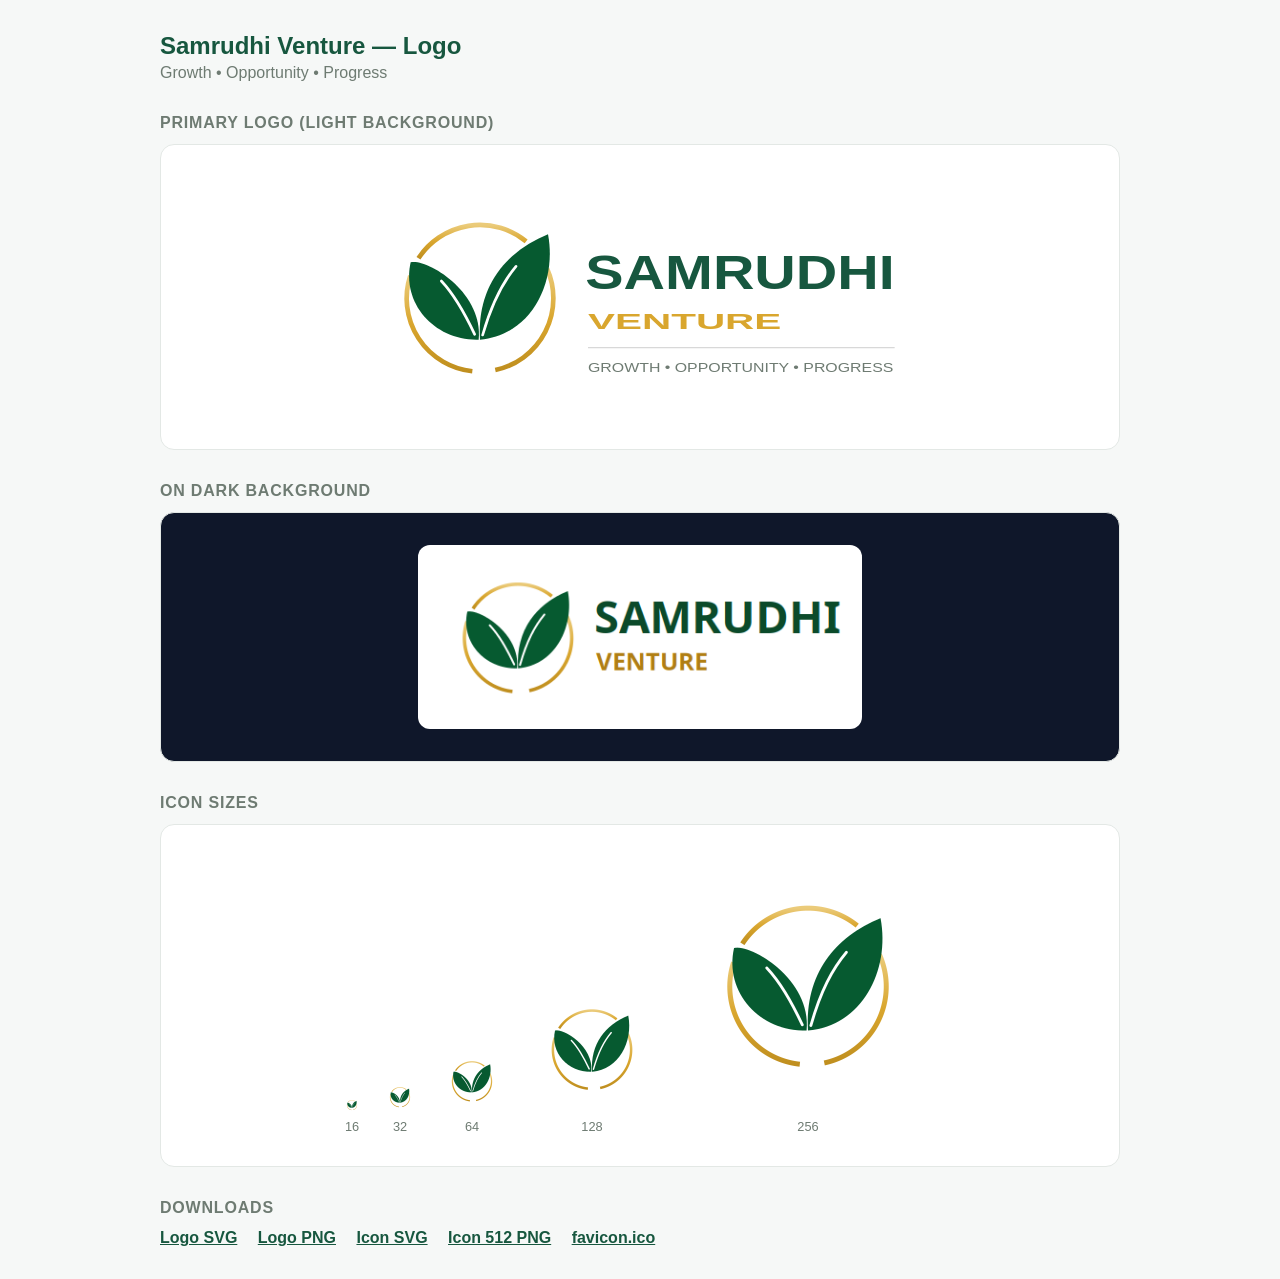
<file: assets/samrudhi-venture-logo.html>
<!DOCTYPE html>
<html lang="en">
<head>
  <meta charset="UTF-8" />
  <meta name="viewport" content="width=device-width, initial-scale=1.0" />
  <title>Samrudhi Venture — Logo</title>
  <link rel="icon" href="favicon.ico" sizes="any" />
  <link rel="icon" type="image/svg+xml" href="samrudhi-icon.svg" />
  <style>
    * { box-sizing: border-box; margin: 0; padding: 0; }
    body { font-family: 'Segoe UI', Arial, sans-serif; color: #17573F; background: #f6f8f7; padding: 2rem 1rem; }
    main { max-width: 960px; margin: 0 auto; }
    h1 { font-size: 1.5rem; margin-bottom: 0.25rem; }
    h2 { font-size: 1rem; margin: 2rem 0 0.75rem; color: #6E7B72; text-transform: uppercase; letter-spacing: 0.05em; }
    p.lead { color: #6E7B72; }
    .panel { border-radius: 14px; padding: 2rem; display: flex; justify-content: center; align-items: center; border: 1px solid #e3e8e5; }
    .panel img { max-width: 100%; height: auto; display: block; }
    .light { background: #fff; }
    .dark { background: #0f172a; }
    .dark .card { background: #fff; border-radius: 12px; padding: 0.25rem 0.75rem; }
    .icons { display: flex; flex-wrap: wrap; gap: 1.5rem; align-items: flex-end; background: #fff; }
    .icons figure { text-align: center; font-size: 0.8rem; color: #6E7B72; }
    .icons img { display: block; margin: 0 auto 0.4rem; }
    .downloads a { color: #17573F; font-weight: 600; margin-right: 1rem; }
  </style>
</head>
<body>
  <main>
    <h1>Samrudhi Venture — Logo</h1>
    <p class="lead">Growth • Opportunity • Progress</p>

    <h2>Primary logo (light background)</h2>
    <div class="panel light">
      <img src="samrudhi-venture-logo.svg" alt="Samrudhi Venture" width="560" height="240"
           onerror="this.onerror=null;this.src='samrudhi-venture-logo.png'" />
    </div>

    <h2>On dark background</h2>
    <div class="panel dark">
      <div class="card"><img src="samrudhi-venture-logo.png" alt="Samrudhi Venture" width="420" /></div>
    </div>

    <h2>Icon sizes</h2>
    <div class="panel icons">
      <figure><img src="icon-16.png" width="16" height="16" alt="" />16</figure>
      <figure><img src="icon-32.png" width="32" height="32" alt="" />32</figure>
      <figure><img src="icon-64.png" width="64" height="64" alt="" />64</figure>
      <figure><img src="icon-128.png" width="128" height="128" alt="" />128</figure>
      <figure><img src="icon-256.png" width="256" height="256" alt="" />256</figure>
    </div>

    <h2>Downloads</h2>
    <p class="downloads">
      <a href="samrudhi-venture-logo.svg" download>Logo SVG</a>
      <a href="samrudhi-venture-logo.png" download>Logo PNG</a>
      <a href="samrudhi-icon.svg" download>Icon SVG</a>
      <a href="icon-512.png" download>Icon 512 PNG</a>
      <a href="favicon.ico" download>favicon.ico</a>
    </p>
  </main>
</body>
</html>
</file>
<file: styles.css>
/* ====================================================================
   Samrudhi Venture — IT Services Design System
   Palette: deep navy + electric blue + cyan
   ==================================================================== */

@import url('https://fonts.googleapis.com/css2?family=Plus+Jakarta+Sans:wght@500;600;700;800&family=Inter:wght@400;500;600;700&display=swap');

:root {
  /* Brand */
  --primary: #1e3a8a;          /* navy 900 */
  --primary-2: #2563eb;        /* electric blue 600 */
  --primary-3: #1d4ed8;        /* blue 700 */
  --accent: #06b6d4;           /* cyan 500 */
  --accent-2: #0ea5e9;          /* sky 500 */
  --accent-soft: #7dd3fc;       /* sky 300 — highlights */

  /* Surfaces */
  --bg: #ffffff;
  --bg-soft: #f1f5f9;           /* slate 100 */
  --bg-tint: #f8fafc;           /* slate 50 */
  --bg-dark: #0a1838;            /* deep navy */
  --bg-darker: #06122a;          /* near-black navy */

  /* Text */
  --text: #0f172a;               /* slate 900 */
  --text-soft: #334155;          /* slate 700 */
  --muted: #64748b;              /* slate 500 */
  --on-dark: #e2e8f0;            /* slate 200 */
  --on-dark-soft: #94a3b8;        /* slate 400 */

  --border: #e2e8f0;
  --border-strong: #cbd5e1;

  --shadow-sm: 0 2px 8px rgba(15, 23, 42, 0.06);
  --shadow: 0 14px 40px rgba(15, 23, 42, 0.10);
  --shadow-lg: 0 28px 60px rgba(30, 58, 138, 0.18);

  --radius: 14px;
  --radius-lg: 20px;
  --radius-full: 999px;

  --max-w: 1200px;

  --grad-brand: linear-gradient(135deg, #1e3a8a 0%, #2563eb 55%, #06b6d4 100%);
  --grad-accent: linear-gradient(135deg, #2563eb 0%, #06b6d4 100%);
  --grad-deep: linear-gradient(135deg, #0a1838 0%, #1e3a8a 60%, #2563eb 100%);
  --grad-soft: linear-gradient(135deg, #1d4ed8 0%, #06b6d4 100%);
}

* { box-sizing: border-box; margin: 0; padding: 0; }
html { scroll-behavior: smooth; -webkit-text-size-adjust: 100%; }

body {
  font-family: 'Inter', -apple-system, BlinkMacSystemFont, "Segoe UI", Roboto, sans-serif;
  color: var(--text);
  background: var(--bg);
  line-height: 1.65;
  -webkit-font-smoothing: antialiased;
  -moz-osx-font-smoothing: grayscale;
  overflow-x: hidden;
}

h1, h2, h3, h4 { font-family: 'Plus Jakarta Sans', sans-serif; letter-spacing: -0.02em; line-height: 1.2; color: var(--text); }

a { color: var(--primary-2); text-decoration: none; transition: color 0.2s; }
a:hover { color: var(--primary-3); }

img, svg { max-width: 100%; display: block; }
button { font-family: inherit; }

::selection { background: var(--primary-2); color: #fff; }

/* Gradient text utility */
.grad {
  background: var(--grad-brand);
  -webkit-background-clip: text;
  background-clip: text;
  color: transparent;
}

/* ---------------- Container ---------------- */
.container { max-width: var(--max-w); margin: 0 auto; padding: 0 1.5rem; }

/* ---------------- Header ---------------- */
.site-header {
  position: sticky;
  top: 0;
  z-index: 100;
  background: rgba(255, 255, 255, 0.82);
  backdrop-filter: saturate(180%) blur(16px);
  -webkit-backdrop-filter: saturate(180%) blur(16px);
  border-bottom: 1px solid rgba(203, 213, 225, 0.5);
  isolation: isolate;
}

.nav {
  max-width: var(--max-w);
  margin: 0 auto;
  padding: 1rem 1.5rem;
  display: flex;
  align-items: center;
  justify-content: space-between;
  gap: 1rem;
}

.brand {
  display: inline-flex;
  align-items: center;
  gap: 0.65rem;
  color: var(--text);
  letter-spacing: -0.02em;
}
.brand:hover { color: var(--text); }
.brand-logo { display: block; width: auto; }
.brand-logo-footer { background: #fff; border-radius: 12px; padding: 0.25rem 0.75rem; }

.nav-links { list-style: none; display: flex; gap: 0.3rem; align-items: center; }
.nav-links a {
  color: var(--text-soft);
  font-weight: 500;
  font-size: 0.94rem;
  padding: 0.55rem 0.95rem;
  border-radius: 8px;
  transition: background 0.18s, color 0.18s;
}
.nav-links a:hover { background: var(--bg-soft); color: var(--primary-2); }
.nav-links a.active { color: var(--primary-2); background: rgba(37, 99, 235, 0.08); }

.nav-cta { margin-left: 0.5rem; }

.nav-toggle {
  display: none;
  background: none; border: 0;
  width: 42px; height: 42px;
  border-radius: 10px;
  cursor: pointer;
  color: var(--text);
  align-items: center; justify-content: center;
}
.nav-toggle:hover { background: var(--bg-soft); }
.nav-toggle svg { width: 22px; height: 22px; }

/* ---------------- Buttons ---------------- */
.btn {
  display: inline-flex;
  align-items: center;
  justify-content: center;
  gap: 0.5rem;
  padding: 0.8rem 1.5rem;
  border-radius: var(--radius-full);
  font-weight: 600;
  font-size: 0.95rem;
  border: 1.5px solid transparent;
  cursor: pointer;
  transition: transform 0.18s, box-shadow 0.18s, background 0.18s, color 0.18s, border-color 0.18s;
  white-space: nowrap;
  position: relative;
  overflow: hidden;
}
.btn:hover { transform: translateY(-2px); text-decoration: none; }
.btn svg { width: 16px; height: 16px; }

.btn-primary {
  background: var(--grad-brand);
  color: #fff;
  box-shadow: 0 10px 24px rgba(37, 99, 235, 0.32);
}
.btn-primary:hover { box-shadow: 0 14px 30px rgba(37, 99, 235, 0.42); color: #fff; }

.btn-light {
  background: #fff;
  color: var(--primary-2);
  border-color: rgba(255, 255, 255, 0.2);
  box-shadow: 0 8px 20px rgba(0, 0, 0, 0.12);
}
.btn-light:hover { color: var(--primary); }

.btn-outline {
  background: transparent;
  color: var(--text);
  border-color: var(--border-strong);
}
.btn-outline:hover { border-color: var(--primary-2); color: var(--primary-2); background: var(--bg-soft); }

.btn-ghost-light {
  background: rgba(255,255,255,0.08);
  color: #fff;
  border-color: rgba(255,255,255,0.35);
  backdrop-filter: blur(8px);
}
.btn-ghost-light:hover { background: rgba(255,255,255,0.18); color: #fff; }

.btn-row { display: flex; gap: 0.85rem; flex-wrap: wrap; }

/* ---------------- Hero ---------------- */
.hero {
  position: relative;
  padding: 3rem 1.5rem 4rem;
  background: var(--bg-dark);
  color: var(--on-dark);
  overflow: hidden;
  isolation: isolate;
}

.hero::before,
.hero::after {
  content: "";
  position: absolute;
  border-radius: 50%;
  filter: blur(80px);
  opacity: 0.5;
  z-index: -1;
  pointer-events: none;
}
.hero::before {
  width: 520px; height: 520px;
  background: radial-gradient(circle, #1e3a8a, transparent 70%);
  top: -120px; left: -120px;
  animation: float1 14s ease-in-out infinite;
}
.hero::after {
  width: 600px; height: 600px;
  background: radial-gradient(circle, #06b6d4, transparent 70%);
  bottom: -200px; right: -180px;
  animation: float2 16s ease-in-out infinite;
}
.hero-blob-3 {
  position: absolute;
  width: 380px; height: 380px;
  border-radius: 50%;
  background: radial-gradient(circle, #2563eb, transparent 70%);
  filter: blur(80px);
  opacity: 0.4;
  top: 40%; left: 50%;
  z-index: -1;
  animation: float3 18s ease-in-out infinite;
  pointer-events: none;
}

@keyframes float1 {
  0%, 100% { transform: translate(0,0); }
  50% { transform: translate(60px, 40px); }
}
@keyframes float2 {
  0%, 100% { transform: translate(0,0); }
  50% { transform: translate(-50px, -30px); }
}
@keyframes float3 {
  0%, 100% { transform: translate(-50%, -50%); }
  50% { transform: translate(-30%, -60%); }
}

.hero-grid {
  position: absolute; inset: 0;
  background-image:
    linear-gradient(rgba(255,255,255,0.04) 1px, transparent 1px),
    linear-gradient(90deg, rgba(255,255,255,0.04) 1px, transparent 1px);
  background-size: 60px 60px;
  mask-image: radial-gradient(ellipse at center, #000 30%, transparent 75%);
  -webkit-mask-image: radial-gradient(ellipse at center, #000 30%, transparent 75%);
  z-index: -1;
}

.eyebrow {
  display: inline-flex;
  align-items: center;
  gap: 0.5rem;
  padding: 0.4rem 0.95rem;
  border-radius: var(--radius-full);
  background: rgba(255,255,255,0.08);
  border: 1px solid rgba(255,255,255,0.18);
  font-size: 0.82rem;
  font-weight: 600;
  color: #fff;
  margin-bottom: 1.5rem;
  letter-spacing: 0.02em;
}
.eyebrow .dot {
  width: 7px; height: 7px;
  border-radius: 50%;
  background: var(--accent-soft);
  box-shadow: 0 0 12px var(--accent-soft);
}

.hero h1 {
  font-size: clamp(2.2rem, 5.2vw, 4rem);
  font-weight: 800;
  letter-spacing: -0.03em;
  line-height: 1.08;
  margin-bottom: 1.4rem;
  max-width: 980px;
  color: #fff;
}
.hero h1 .grad,
.page-hero h1 .grad {
  background: linear-gradient(135deg, #7dd3fc 0%, #06b6d4 50%, #60a5fa 100%);
  -webkit-background-clip: text;
  background-clip: text;
  color: transparent;
}
.hero p.lead {
  font-size: clamp(1rem, 1.6vw, 1.18rem);
  max-width: 780px;
  margin-bottom: 1rem;
  color: var(--on-dark-soft);
}
.hero .tagline {
  font-family: 'Plus Jakarta Sans', sans-serif;
  font-style: italic;
  font-weight: 600;
  font-size: 1.05rem;
  margin: 1.5rem 0 2.2rem;
  color: #fff;
}
.hero .btn-row { margin-top: 0.5rem; }

/* Hero stats strip */
.hero-stats {
  display: grid;
  grid-template-columns: repeat(4, 1fr);
  gap: 1rem;
  margin-top: 3.5rem;
  padding-top: 2.5rem;
  border-top: 1px solid rgba(255,255,255,0.12);
}
.hero-stats .stat .num {
  font-family: 'Plus Jakarta Sans', sans-serif;
  font-size: clamp(1.6rem, 3vw, 2.2rem);
  font-weight: 800;
  color: #fff;
  letter-spacing: -0.02em;
}
.hero-stats .stat .num .grad {
  background: linear-gradient(135deg, #7dd3fc, #60a5fa);
  -webkit-background-clip: text; background-clip: text; color: transparent;
}
.hero-stats .stat .label {
  color: var(--on-dark-soft);
  font-size: 0.88rem;
  margin-top: 0.2rem;
}
@media (max-width: 720px) {
  .hero-stats { grid-template-columns: repeat(2, 1fr); gap: 1.5rem 1rem; }
}

/* Inner page hero */
.page-hero {
  position: relative;
  background: var(--bg-dark);
  color: var(--on-dark);
  padding: 2.5rem 1.5rem 3rem;
  overflow: hidden;
  isolation: isolate;
}
.page-hero::before {
  content: ""; position: absolute; inset: 0;
  background:
    radial-gradient(circle at 15% 30%, rgba(30,58,138,0.7), transparent 50%),
    radial-gradient(circle at 85% 70%, rgba(6,182,212,0.45), transparent 50%);
  filter: blur(40px);
  z-index: -1;
}
.page-hero h1 {
  font-size: clamp(1.9rem, 4vw, 2.9rem);
  color: #fff;
  margin-bottom: 0.6rem;
}
.page-hero p { color: var(--on-dark-soft); max-width: 720px; font-size: 1.05rem; }
.crumbs {
  display: inline-flex; gap: 0.5rem; align-items: center;
  font-size: 0.85rem; color: var(--on-dark-soft);
  margin-bottom: 1rem;
}
.crumbs a { color: var(--on-dark-soft); }
.crumbs a:hover { color: #fff; }
.crumbs .sep { opacity: 0.5; }

/* ---------------- Sections ---------------- */
section { padding: 5.5rem 1.5rem; }
.section-soft { background: var(--bg-tint); }

.section-head { max-width: 760px; margin-bottom: 3rem; }
.section-tag {
  display: inline-block;
  padding: 0.35rem 0.85rem;
  border-radius: var(--radius-full);
  background: linear-gradient(135deg, rgba(37,99,235,0.10), rgba(6,182,212,0.10));
  color: var(--primary-2);
  font-weight: 600;
  font-size: 0.8rem;
  letter-spacing: 0.06em;
  text-transform: uppercase;
  margin-bottom: 0.85rem;
}
.section-title {
  font-size: clamp(1.7rem, 3.4vw, 2.4rem);
  font-weight: 800;
  margin-bottom: 0.75rem;
}
.section-subtitle {
  color: var(--muted);
  font-size: 1.05rem;
  max-width: 720px;
}

/* ---------------- Grids & Cards ---------------- */
.grid { display: grid; gap: 1.5rem; grid-template-columns: repeat(auto-fit, minmax(280px, 1fr)); }
.grid-2 { display: grid; gap: 1.5rem; grid-template-columns: repeat(auto-fit, minmax(360px, 1fr)); }

.card {
  position: relative;
  background: #fff;
  border: 1px solid var(--border);
  border-radius: var(--radius-lg);
  padding: 2rem 1.75rem;
  box-shadow: var(--shadow-sm);
  transition: transform 0.25s, box-shadow 0.25s, border-color 0.25s;
  overflow: hidden;
}
.card::before {
  content: "";
  position: absolute;
  inset: 0;
  border-radius: var(--radius-lg);
  padding: 1.5px;
  background: var(--grad-brand);
  -webkit-mask: linear-gradient(#000 0 0) content-box, linear-gradient(#000 0 0);
  -webkit-mask-composite: xor;
          mask-composite: exclude;
  opacity: 0;
  transition: opacity 0.25s;
  pointer-events: none;
}
.card:hover { transform: translateY(-6px); box-shadow: var(--shadow-lg); }
.card:hover::before { opacity: 1; }

.card-icon {
  width: 52px; height: 52px;
  border-radius: 14px;
  display: grid; place-items: center;
  margin-bottom: 1rem;
  background: linear-gradient(135deg, rgba(30,58,138,0.10), rgba(37,99,235,0.10));
  color: var(--primary-2);
}
.card-icon svg { width: 26px; height: 26px; }
.card.cool .card-icon { background: linear-gradient(135deg, rgba(6,182,212,0.14), rgba(14,165,233,0.10)); color: #0891b2; }
.card.warm .card-icon { background: linear-gradient(135deg, rgba(99,102,241,0.12), rgba(168,85,247,0.10)); color: #4f46e5; }

.card h3 {
  font-size: 1.2rem;
  font-weight: 700;
  margin-bottom: 0.6rem;
  color: var(--text);
}
.card p { color: var(--muted); font-size: 0.96rem; margin-bottom: 1rem; }
.card ul { list-style: none; }
.card ul li {
  padding: 0.35rem 0 0.35rem 1.6rem;
  position: relative;
  color: var(--text-soft);
  font-size: 0.93rem;
}
.card ul li::before {
  content: "";
  position: absolute;
  left: 0; top: 0.8rem;
  width: 16px; height: 2px;
  background: var(--grad-accent);
  border-radius: 2px;
}

/* App store download badges */
.store-badges {
  display: flex;
  flex-wrap: wrap;
  gap: 0.65rem;
  margin-top: 1.25rem;
}
.store-badge {
  display: inline-flex;
  align-items: center;
  gap: 0.6rem;
  padding: 0.55rem 1rem;
  background: #0f172a;
  color: #ffffff;
  text-decoration: none;
  border-radius: 10px;
  border: 1px solid #0f172a;
  transition: transform 0.2s ease, background 0.2s ease, box-shadow 0.2s ease;
  min-width: 150px;
}
.store-badge:hover {
  background: #1e293b;
  transform: translateY(-2px);
  box-shadow: var(--shadow);
}
.store-badge-icon { width: 24px; height: 24px; flex-shrink: 0; }
.store-badge-text { display: flex; flex-direction: column; line-height: 1.1; }
.store-badge-small {
  font-size: 0.65rem;
  text-transform: uppercase;
  letter-spacing: 0.04em;
  opacity: 0.85;
}
.store-badge-large {
  font-size: 1rem;
  font-weight: 600;
  letter-spacing: 0.01em;
}

/* Feature list (pill grid) */
.feature-list {
  list-style: none;
  display: grid;
  gap: 0.85rem;
  grid-template-columns: repeat(auto-fit, minmax(240px, 1fr));
}
.feature-list li {
  background: #fff;
  border: 1px solid var(--border);
  border-radius: 12px;
  padding: 0.9rem 1rem 0.9rem 3rem;
  position: relative;
  font-weight: 500;
  font-size: 0.96rem;
  transition: transform 0.18s, border-color 0.18s, box-shadow 0.18s;
}
.feature-list li::before {
  content: "";
  position: absolute;
  left: 0.9rem;
  top: 50%;
  width: 22px; height: 22px;
  border-radius: 50%;
  background: var(--grad-brand);
  transform: translateY(-50%);
}
.feature-list li::after {
  content: "";
  position: absolute;
  left: 1.45rem;
  top: 50%;
  width: 5px; height: 9px;
  border: solid #fff;
  border-width: 0 2px 2px 0;
  transform: translateY(-65%) rotate(45deg);
}
.feature-list li:hover { transform: translateY(-3px); border-color: var(--primary-2); box-shadow: var(--shadow-sm); }

/* Two-col */
.two-col {
  display: grid;
  grid-template-columns: 1.05fr 1fr;
  gap: 3rem;
  align-items: start;
}
@media (max-width: 860px) {
  .two-col { grid-template-columns: 1fr; gap: 2rem; }
}

/* ---------------- Stats strip ---------------- */
.stats-strip {
  display: grid;
  grid-template-columns: repeat(4, 1fr);
  gap: 1rem;
  padding: 2.5rem;
  border-radius: var(--radius-lg);
  background: var(--grad-deep);
  color: #fff;
  position: relative;
  overflow: hidden;
}
.stats-strip::after {
  content: ""; position: absolute; inset: 0;
  background: radial-gradient(ellipse at top right, rgba(125, 211, 252, 0.18), transparent 60%);
  pointer-events: none;
}
.stats-strip .stat { position: relative; z-index: 1; text-align: center; }
.stats-strip .stat .num {
  font-family: 'Plus Jakarta Sans', sans-serif;
  font-size: clamp(1.8rem, 3.5vw, 2.6rem);
  font-weight: 800;
}
.stats-strip .stat .label { font-size: 0.92rem; opacity: 0.92; margin-top: 0.25rem; }
@media (max-width: 720px) { .stats-strip { grid-template-columns: repeat(2, 1fr); gap: 1.5rem; padding: 1.75rem; } }

/* ---------------- Testimonials ---------------- */
.testimonial {
  background: #fff;
  border: 1px solid var(--border);
  border-radius: var(--radius-lg);
  padding: 2rem;
  position: relative;
  box-shadow: var(--shadow-sm);
}
.testimonial .quote-mark {
  position: absolute;
  top: -18px; left: 24px;
  width: 44px; height: 44px;
  border-radius: 12px;
  background: var(--grad-brand);
  color: #fff;
  display: grid; place-items: center;
  font-size: 1.4rem;
  font-weight: 800;
  box-shadow: 0 8px 20px rgba(37, 99, 235, 0.35);
}
.testimonial blockquote {
  font-size: 1.02rem;
  color: var(--text-soft);
  font-style: italic;
  margin-bottom: 1.25rem;
  margin-top: 0.5rem;
}
.testimonial .person { display: flex; align-items: center; gap: 0.85rem; }
.testimonial .avatar {
  width: 44px; height: 44px;
  border-radius: 50%;
  background: var(--grad-accent);
  color: #fff;
  display: grid; place-items: center;
  font-weight: 700;
}
.testimonial .avatar.brand { background: var(--grad-brand); }
.testimonial .avatar.soft { background: var(--grad-soft); }
.testimonial .who { font-weight: 700; color: var(--text); font-size: 0.95rem; }
.testimonial .role { font-size: 0.85rem; color: var(--muted); }

/* ---------------- Callout ---------------- */
.callout {
  position: relative;
  background: var(--bg-dark);
  color: #fff;
  padding: 3.5rem 2.5rem;
  border-radius: var(--radius-lg);
  text-align: center;
  overflow: hidden;
  isolation: isolate;
}
.callout::before {
  content: ""; position: absolute; inset: 0;
  background:
    radial-gradient(circle at 20% 30%, rgba(30,58,138,0.7), transparent 50%),
    radial-gradient(circle at 80% 70%, rgba(6,182,212,0.55), transparent 50%);
  filter: blur(30px);
  z-index: -1;
}
.callout h2 { font-size: clamp(1.5rem, 3vw, 2.1rem); font-weight: 800; margin-bottom: 0.6rem; color: #fff; }
.callout p { font-size: 1.05rem; opacity: 0.92; margin-bottom: 1.5rem; max-width: 620px; margin-left: auto; margin-right: auto; }

/* ---------------- Forms ---------------- */
.contact-form { display: grid; gap: 1rem; max-width: 560px; }
.contact-form label {
  display: block;
  font-weight: 600;
  margin-bottom: 0.4rem;
  font-size: 0.88rem;
  color: var(--text);
}
.contact-form input,
.contact-form textarea {
  width: 100%;
  padding: 0.85rem 1rem;
  border: 1.5px solid var(--border);
  border-radius: 12px;
  font-family: inherit;
  font-size: 0.96rem;
  color: var(--text);
  background: #fff;
  transition: border-color 0.18s, box-shadow 0.18s;
}
.contact-form input:focus,
.contact-form textarea:focus {
  outline: none;
  border-color: var(--primary-2);
  box-shadow: 0 0 0 4px rgba(37, 99, 235, 0.14);
}
.contact-form textarea { resize: vertical; min-height: 140px; }

.info-block {
  background: #fff;
  padding: 1.5rem;
  border-radius: var(--radius);
  border: 1px solid var(--border);
  display: flex;
  gap: 1rem;
  align-items: flex-start;
  transition: transform 0.18s, box-shadow 0.18s, border-color 0.18s;
}
.info-block:hover { transform: translateY(-3px); box-shadow: var(--shadow); border-color: var(--primary-2); }
.info-block .ic {
  width: 44px; height: 44px;
  border-radius: 12px;
  background: linear-gradient(135deg, rgba(30,58,138,0.10), rgba(6,182,212,0.10));
  color: var(--primary-2);
  display: grid; place-items: center;
  flex-shrink: 0;
}
.info-block .ic svg { width: 22px; height: 22px; }
.info-block h4 { font-size: 0.78rem; color: var(--muted); margin-bottom: 0.25rem; font-weight: 700; text-transform: uppercase; letter-spacing: 0.08em; }
.info-block p {
  margin: 0;
  color: var(--text);
  font-weight: 500;
  overflow-wrap: anywhere;
  word-break: break-word;
  font-size: 0.93rem;
  line-height: 1.45;
}
.info-block a { word-break: break-all; }
.info-block p + p { margin-top: 0.2rem; }
.info-block > div { min-width: 0; flex: 1; }

/* ---------------- Contact page layout ---------------- */
.page-hero-tight { padding: 2rem 1.5rem 2.5rem; }
.page-hero-center { text-align: center; }
.page-hero-center .crumbs {
  display: flex;
  justify-content: flex-start;
  text-align: left;
}
.page-hero-center p { margin-left: auto; margin-right: auto; }
.page-hero-center h1 { margin-left: auto; margin-right: auto; }

.contact-section { padding: 3.5rem 1.5rem 4.5rem; }
.section-tight { padding: 3.75rem 1.5rem; }

/* Plain role list (used on Careers — Current Openings) */
.role-list {
  list-style: none;
  display: grid;
  grid-template-columns: repeat(2, 1fr);
  gap: 0.55rem 2.5rem;
  max-width: 720px;
}
.role-list li {
  padding: 0.6rem 0 0.6rem 1.25rem;
  position: relative;
  color: var(--text-soft);
  font-size: 1rem;
  font-weight: 500;
}
.role-list li::before {
  content: "";
  position: absolute;
  left: 0;
  top: 50%;
  width: 6px;
  height: 6px;
  border-radius: 50%;
  background: var(--primary-2);
  transform: translateY(-50%);
}
@media (max-width: 600px) {
  .role-list { grid-template-columns: 1fr; }
}

/* Process steps (horizontal pills) */
.process-steps {
  display: flex;
  align-items: stretch;
  justify-content: center;
  gap: 0.75rem;
  margin-bottom: 2.75rem;
  flex-wrap: wrap;
}
.process-steps .step {
  display: flex;
  align-items: center;
  gap: 0.85rem;
  background: #fff;
  border: 1px solid var(--border);
  border-radius: var(--radius);
  padding: 0.85rem 1.25rem;
  transition: border-color 0.18s, transform 0.18s, box-shadow 0.18s;
}
.process-steps .step:hover {
  border-color: var(--primary-2);
  transform: translateY(-2px);
  box-shadow: var(--shadow-sm);
}
.process-steps .step-num {
  width: 32px; height: 32px;
  border-radius: 50%;
  background: var(--grad-brand);
  color: #fff;
  display: grid;
  place-items: center;
  font-family: 'Plus Jakarta Sans', sans-serif;
  font-weight: 800;
  font-size: 0.95rem;
  flex-shrink: 0;
  box-shadow: 0 4px 12px rgba(37, 99, 235, 0.30);
}
.process-steps .step-text {
  display: flex;
  flex-direction: column;
  line-height: 1.25;
}
.process-steps .step-text strong {
  font-family: 'Plus Jakarta Sans', sans-serif;
  font-weight: 700;
  font-size: 0.95rem;
  color: var(--text);
}
.process-steps .step-text span {
  font-size: 0.8rem;
  color: var(--muted);
}
.process-steps .step-sep {
  display: flex;
  align-items: center;
  color: var(--muted);
  font-size: 1.1rem;
  font-weight: 600;
}
@media (max-width: 820px) {
  .process-steps .step-sep { display: none; }
  .process-steps { gap: 0.5rem; }
  .process-steps .step { width: 100%; }
}

/* Centered form card */
.contact-form-wrap {
  max-width: 640px;
  margin: 0 auto;
  background: #fff;
  border: 1px solid var(--border);
  border-radius: var(--radius-lg);
  padding: 2.5rem;
  box-shadow: var(--shadow);
}
.contact-form-wrap > .section-tag { margin-bottom: 0.6rem; }
.contact-form-wrap > .section-title {
  font-size: clamp(1.5rem, 2.8vw, 2rem);
  margin-bottom: 0.4rem;
}
.contact-form-wrap > .section-subtitle { margin-bottom: 1.75rem; }
.contact-form-wrap .contact-form { max-width: none; }
@media (max-width: 600px) { .contact-form-wrap { padding: 1.75rem 1.25rem; } }

/* Two-up rows inside the form */
.contact-form .form-row {
  display: grid;
  grid-template-columns: 1fr 1fr;
  gap: 1rem;
}
@media (max-width: 600px) { .contact-form .form-row { grid-template-columns: 1fr; } }

/* Select styling */
.contact-form select {
  width: 100%;
  padding: 0.85rem 2.5rem 0.85rem 1rem;
  border: 1.5px solid var(--border);
  border-radius: 12px;
  font-family: inherit;
  font-size: 0.96rem;
  color: var(--text);
  background-color: #fff;
  background-image: url("data:image/svg+xml;utf8,<svg xmlns='http://www.w3.org/2000/svg' width='14' height='14' viewBox='0 0 24 24' fill='none' stroke='%2364748b' stroke-width='2.4' stroke-linecap='round' stroke-linejoin='round'><polyline points='6 9 12 15 18 9'/></svg>");
  background-repeat: no-repeat;
  background-position: right 1rem center;
  appearance: none;
  -webkit-appearance: none;
  -moz-appearance: none;
  cursor: pointer;
  transition: border-color 0.18s, box-shadow 0.18s;
}
.contact-form select:focus {
  outline: none;
  border-color: var(--primary-2);
  box-shadow: 0 0 0 4px rgba(37, 99, 235, 0.14);
}

/* File upload (resume) */
.contact-form input[type="file"] {
  width: 100%;
  padding: 0.85rem 1rem;
  border: 1.5px dashed var(--border-strong);
  border-radius: 12px;
  font-family: inherit;
  font-size: 0.92rem;
  color: var(--text-soft);
  background: var(--bg-tint);
  cursor: pointer;
  transition: border-color 0.18s, background 0.18s;
}
.contact-form input[type="file"]:hover {
  border-color: var(--primary-2);
  background: #fff;
}
.contact-form input[type="file"]:focus {
  outline: none;
  border-color: var(--primary-2);
  background: #fff;
  box-shadow: 0 0 0 4px rgba(37, 99, 235, 0.14);
}
.contact-form input[type="file"]::file-selector-button {
  margin-right: 0.9rem;
  padding: 0.5rem 0.95rem;
  border: 0;
  border-radius: 8px;
  background: var(--grad-brand);
  color: #fff;
  font-family: inherit;
  font-weight: 600;
  font-size: 0.85rem;
  cursor: pointer;
  transition: opacity 0.18s;
}
.contact-form input[type="file"]::file-selector-button:hover { opacity: 0.92; }

.form-hint {
  font-size: 0.78rem;
  color: var(--muted);
  margin-top: 0.4rem;
  margin-bottom: 0;
}

/* Inline form status (success/error) */
.form-status {
  margin-top: 0.5rem;
  padding: 0.85rem 1rem;
  border-radius: 10px;
  font-size: 0.9rem;
  display: none;
}
.form-status.is-success {
  display: block;
  background: rgba(16, 185, 129, 0.10);
  border: 1px solid rgba(16, 185, 129, 0.30);
  color: #047857;
}
.form-status.is-error {
  display: block;
  background: rgba(239, 68, 68, 0.10);
  border: 1px solid rgba(239, 68, 68, 0.30);
  color: #b91c1c;
}

/* Privacy note */
.form-privacy {
  display: flex;
  align-items: center;
  gap: 0.5rem;
  font-size: 0.82rem;
  color: var(--muted);
  margin-top: 0.25rem;
}
.form-privacy svg {
  width: 14px;
  height: 14px;
  color: var(--accent);
  flex-shrink: 0;
}

.contact-details-strip {
  margin-top: 3.5rem;
  padding-top: 2.5rem;
  border-top: 1px solid var(--border);
}

.info-grid {
  display: grid;
  gap: 1rem;
  grid-template-columns: repeat(auto-fit, minmax(220px, 1fr));
}

/* ---------------- Footer ---------------- */
.site-footer {
  background: var(--bg-darker);
  color: var(--on-dark-soft);
  padding: 4rem 1.5rem 1.5rem;
  position: relative;
  overflow: hidden;
}
.site-footer::before {
  content: ""; position: absolute; inset: 0;
  background:
    radial-gradient(circle at 90% 10%, rgba(30,58,138,0.22), transparent 50%),
    radial-gradient(circle at 10% 90%, rgba(6,182,212,0.14), transparent 50%);
  pointer-events: none;
}
.footer-grid {
  max-width: var(--max-w);
  margin: 0 auto;
  display: grid;
  gap: 2.5rem;
  grid-template-columns: 1.5fr 1fr 1fr 1fr;
  position: relative;
}
@media (max-width: 860px) { .footer-grid { grid-template-columns: 1fr 1fr; } }
@media (max-width: 560px) { .footer-grid { grid-template-columns: 1fr; } }

.site-footer .brand { margin-bottom: 1rem; }
.site-footer p { font-size: 0.93rem; line-height: 1.7; margin-bottom: 0.6rem; }
.site-footer h4 {
  color: #fff;
  font-family: 'Plus Jakarta Sans', sans-serif;
  font-size: 0.95rem;
  margin-bottom: 1.1rem;
  font-weight: 700;
  letter-spacing: 0.02em;
}
.site-footer ul { list-style: none; }
.site-footer ul li { margin-bottom: 0.6rem; }
.site-footer a { color: var(--on-dark-soft); font-size: 0.93rem; }
.site-footer a:hover { color: #fff; }

.socials { display: flex; gap: 0.5rem; margin-top: 1.25rem; }
.socials a {
  width: 38px; height: 38px;
  border-radius: 10px;
  display: grid; place-items: center;
  background: rgba(255,255,255,0.05);
  border: 1px solid rgba(255,255,255,0.08);
  transition: background 0.18s, transform 0.18s, border-color 0.18s;
  color: var(--on-dark-soft);
}
.socials a:hover { background: var(--primary-2); transform: translateY(-2px); border-color: var(--primary-2); color: #fff; }
.socials svg { width: 18px; height: 18px; }

.footer-bottom {
  max-width: var(--max-w);
  margin: 2.5rem auto 0;
  padding-top: 1.5rem;
  border-top: 1px solid rgba(255,255,255,0.08);
  display: flex;
  justify-content: space-between;
  flex-wrap: wrap;
  gap: 1rem;
  font-size: 0.86rem;
  color: var(--on-dark-soft);
  position: relative;
}

/* ---------------- Scroll reveal ---------------- */
.reveal {
  opacity: 0;
  transform: translateY(28px);
  transition: opacity 0.7s ease, transform 0.7s cubic-bezier(0.22, 1, 0.36, 1);
}
.reveal.in {
  opacity: 1;
  transform: translateY(0);
}
.reveal.delay-1 { transition-delay: 80ms; }
.reveal.delay-2 { transition-delay: 160ms; }
.reveal.delay-3 { transition-delay: 240ms; }
.reveal.delay-4 { transition-delay: 320ms; }

@media (prefers-reduced-motion: reduce) {
  .reveal { opacity: 1; transform: none; transition: none; }
  .hero::before, .hero::after, .hero-blob-3 { animation: none; }
}

/* ---------------- Mobile nav ---------------- */
@media (max-width: 880px) {
  .nav-toggle { display: inline-flex; }
  .nav-links {
    display: none;
    position: absolute;
    top: 100%; left: 0; right: 0;
    background: rgba(255,255,255,0.98);
    backdrop-filter: blur(12px);
    flex-direction: column;
    gap: 0;
    padding: 0.75rem 1rem 1rem;
    border-bottom: 1px solid var(--border);
    box-shadow: 0 8px 28px rgba(15,23,42,0.08);
  }
  .nav-links.open { display: flex; }
  .nav-links li { width: 100%; }
  .nav-links a { display: block; padding: 0.85rem 1rem; border-radius: 10px; }
  .nav-cta { width: 100%; margin-left: 0; margin-top: 0.5rem; }
  .nav-cta .btn { width: 100%; }
}
</file>
